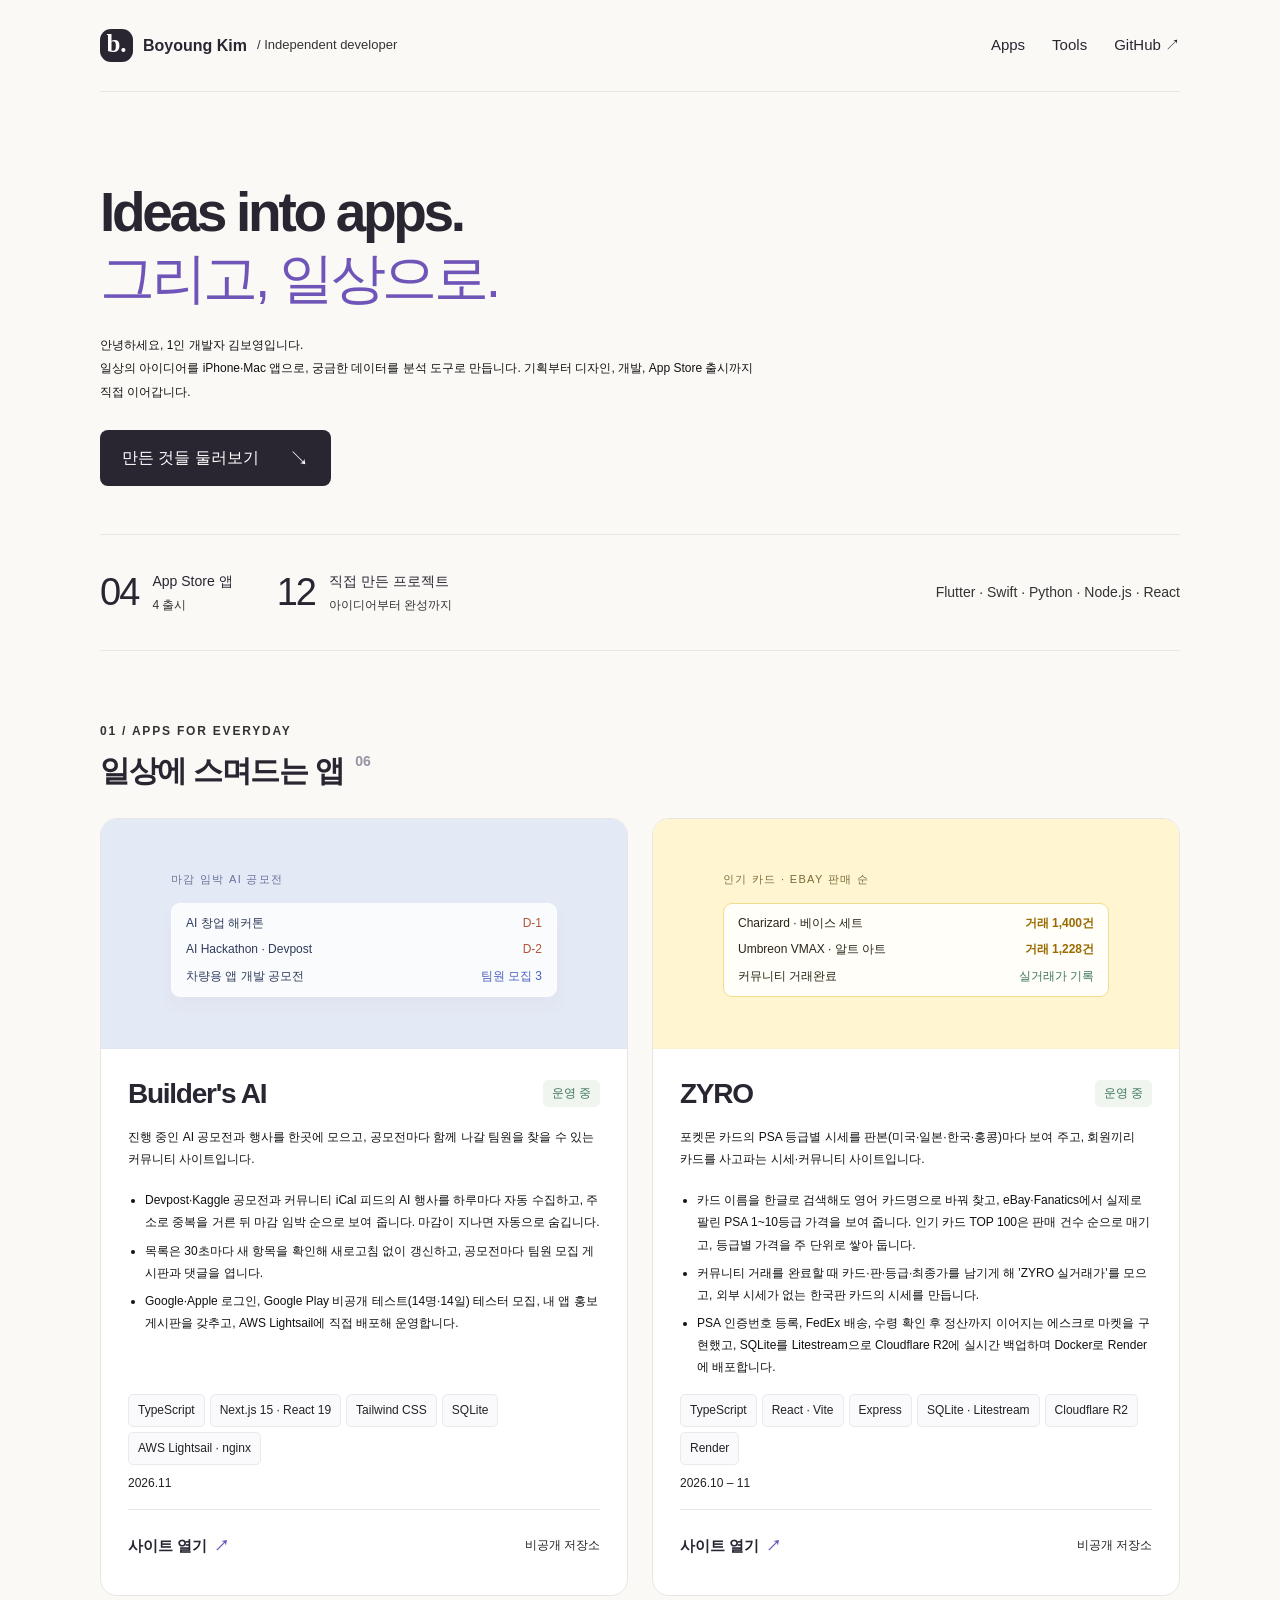
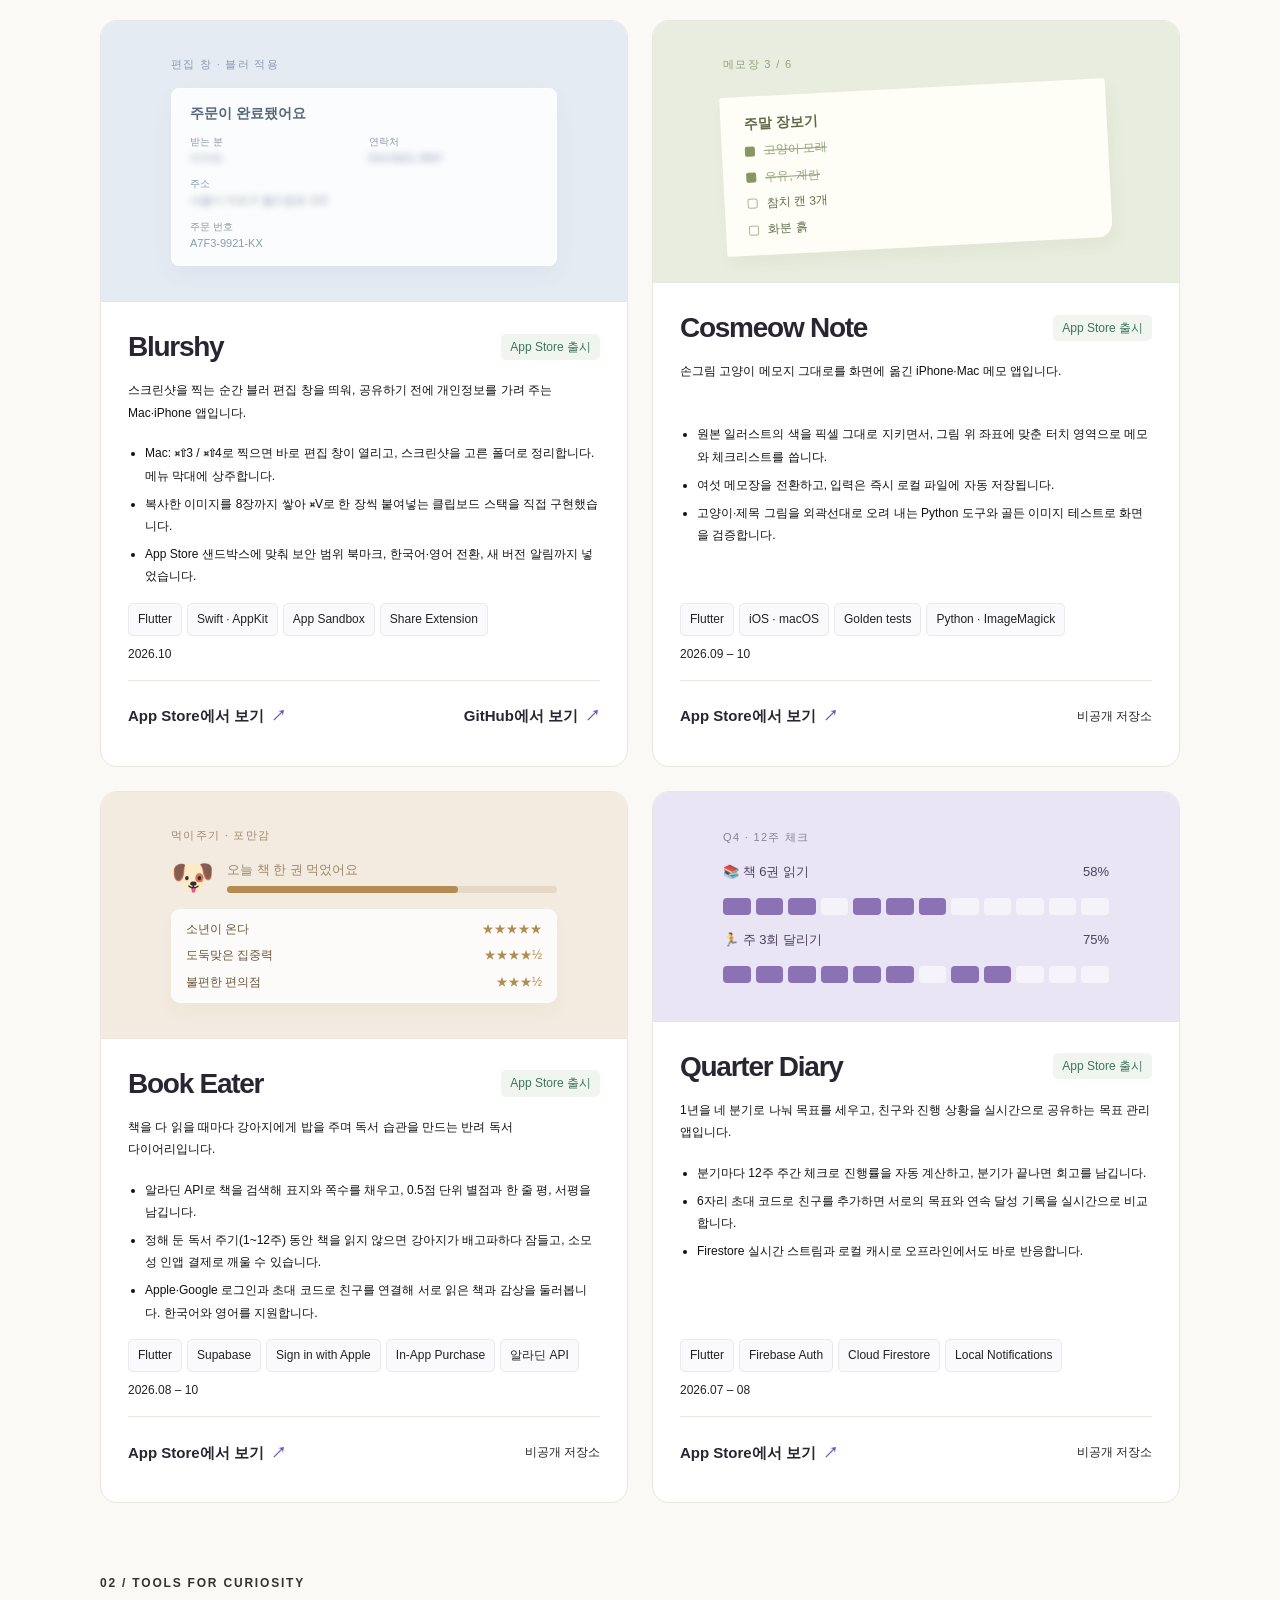
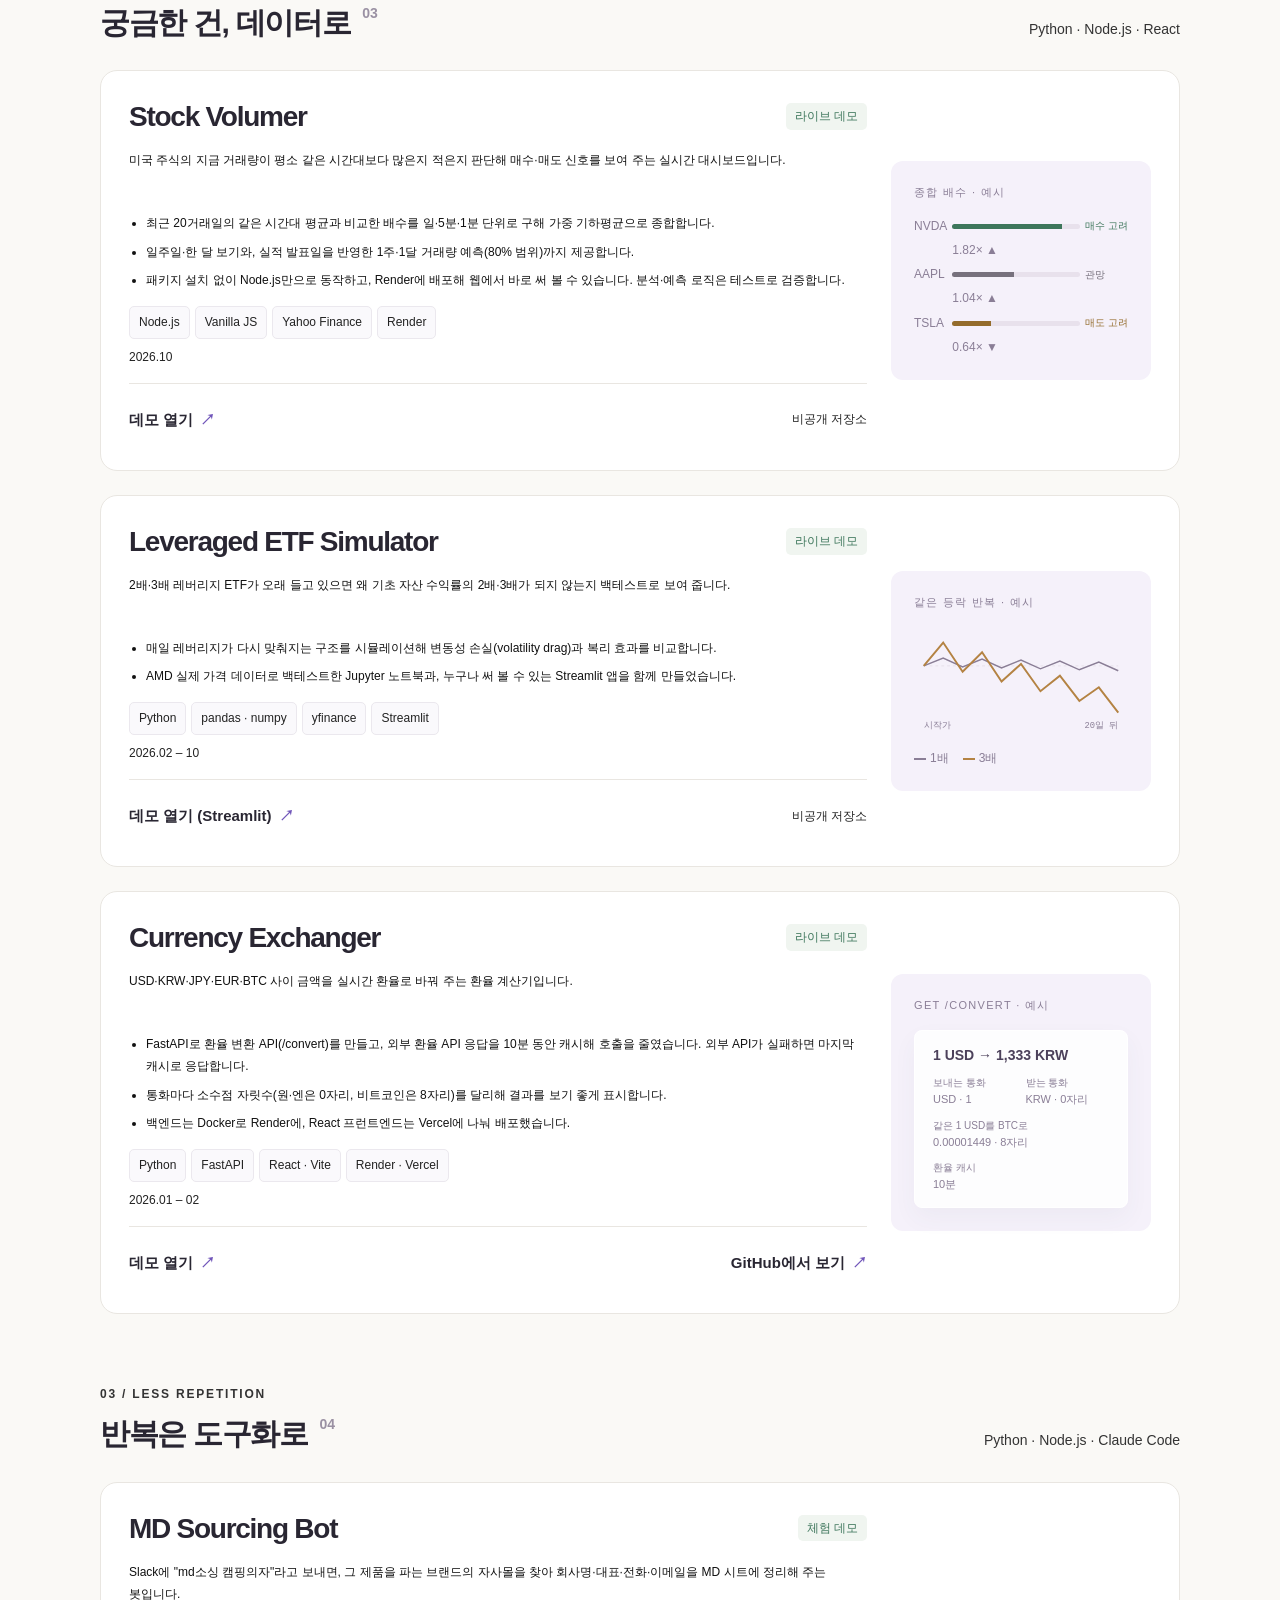
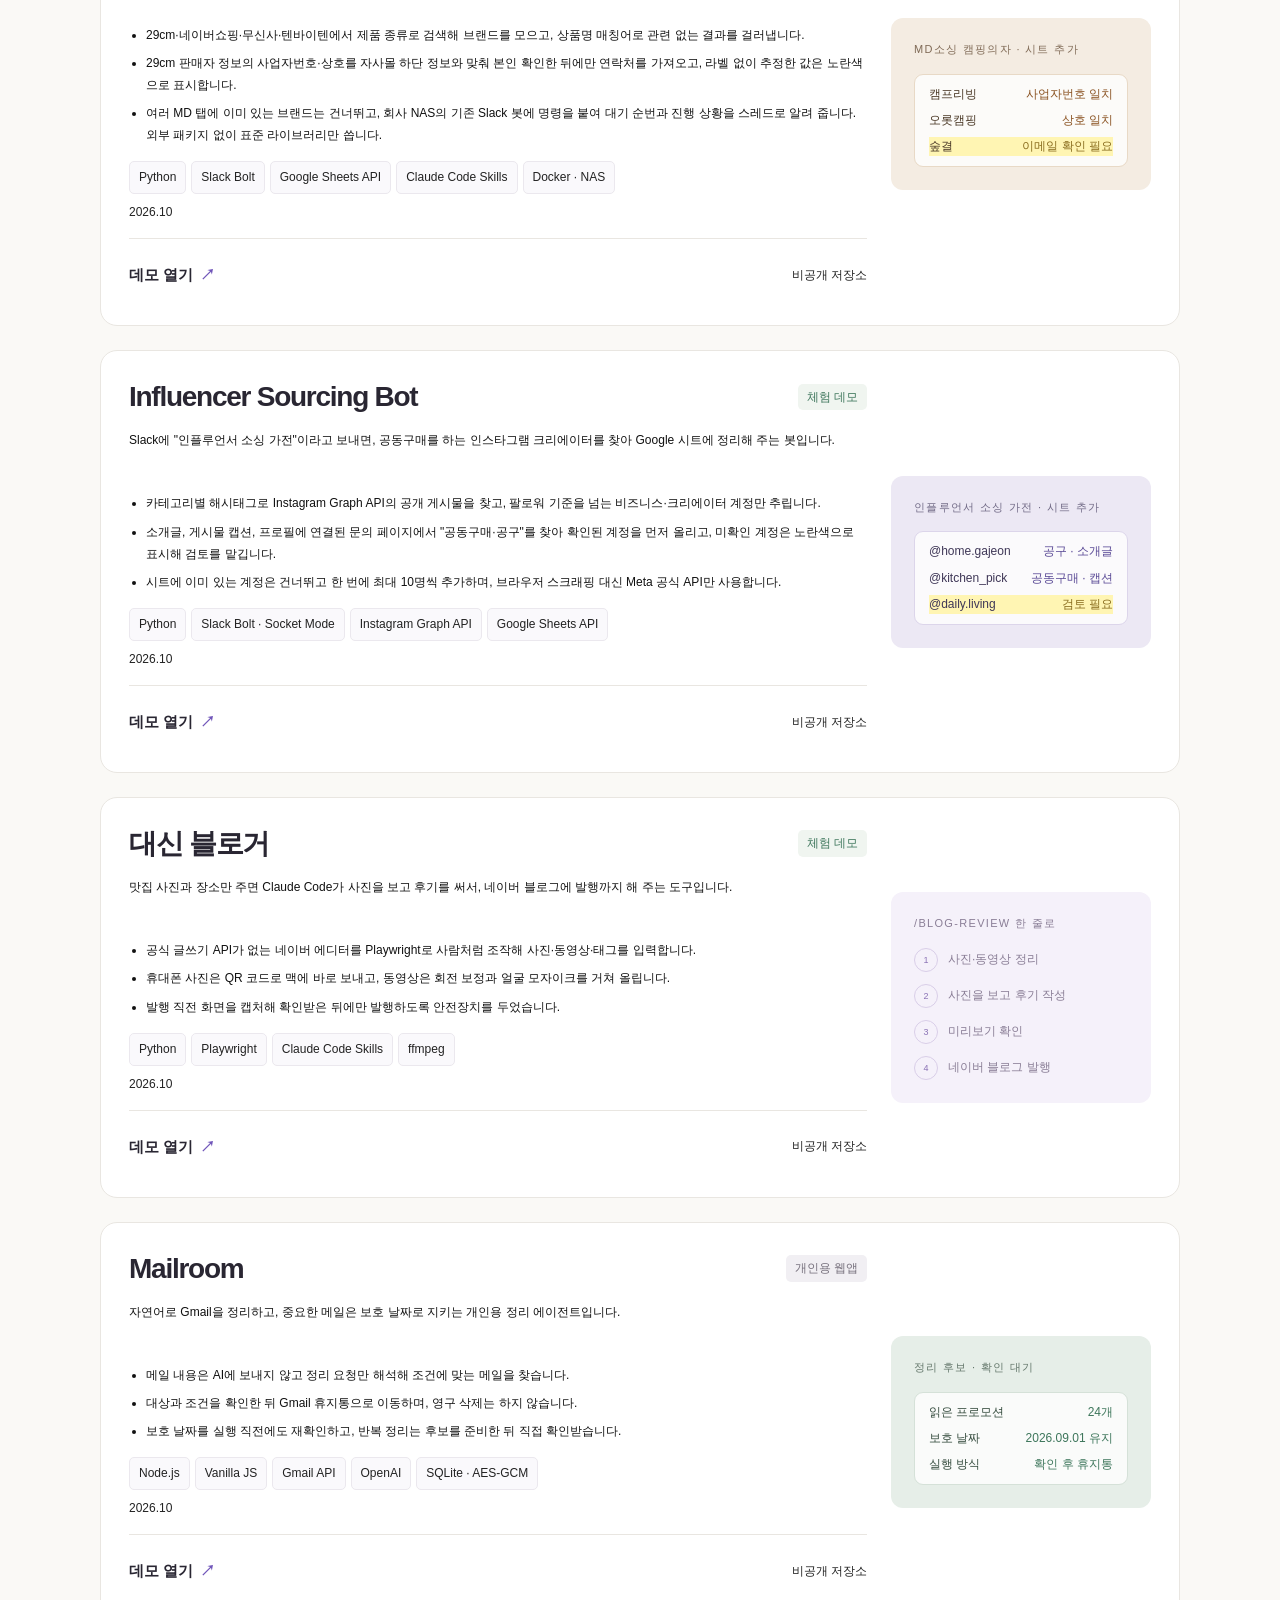
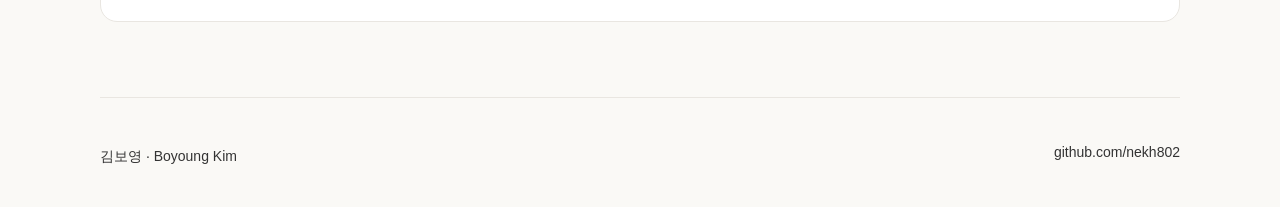
<file: portfolio/index.html>
<!doctype html>
<html lang="ko">
<head>
<meta charset="utf-8">
<meta name="viewport" content="width=device-width, initial-scale=1, viewport-fit=cover">
<title>Boyoung Kim Portfolio</title>
<meta name="description" content="App Store 앱 4개와 Gmail 정리 웹앱, 포켓몬 카드 시세 사이트, AI 공모전 커뮤니티, 투자 데이터 도구, 자동화 도구를 만든 1인 개발자 김보영의 포트폴리오.">
<meta property="og:type" content="website">
<meta property="og:title" content="Boyoung Kim Portfolio">
<meta property="og:description" content="App Store 앱 4개와 Gmail 정리 웹앱, 포켓몬 카드 시세 사이트, AI 공모전 커뮤니티, 투자 데이터 도구, 자동화 도구를 만든 1인 개발자 포트폴리오.">
<meta property="og:url" content="https://nekh802.github.io/portfolio/">






<link rel="stylesheet" href="./style.css">
</head>
<body>
<a class="skip" href="#apps">프로젝트로 바로가기</a>
<div class="wrap">
<nav class="nav" aria-label="주 메뉴"><a class="brand" href="#"><span class="brand-mark">b.</span> Boyoung Kim<span class="brand-caption"> / Independent developer</span></a><div><a href="#apps">Apps</a><a href="#finance">Tools</a><a href="https://github.com/nekh802" target="_blank" rel="noopener">GitHub ↗</a></div></nav>
  <header class="intro">
    <div class="hero-copy">
    <h1>Ideas into apps.<br><em>그리고, 일상으로.</em></h1>
    <p>안녕하세요, 1인 개발자 김보영입니다.<br>일상의 아이디어를 iPhone·Mac 앱으로, 궁금한 데이터를 분석 도구로 만듭니다. 기획부터 디자인, 개발, App Store 출시까지 직접 이어갑니다.</p>
    <a class="primary" href="#apps">만든 것들 둘러보기 <span>↘</span></a></div>
  </header>
  <div class="facts"><span><b>04</b><span>App Store 앱<small>4 출시</small></span></span><span><b>12</b><span>직접 만든 프로젝트<small>아이디어부터 완성까지</small></span></span><span class="stack">Flutter · Swift · Python · Node.js · React</span></div>


  <main><section class="shelf apps-grid" aria-labelledby="apps">
    <div class="shelf-head"><div><div class="eyebrow">01 / APPS FOR EVERYDAY</div><h2 id="apps">일상에 스며드는 앱<span class="count">06</span></h2></div></div>

    <article class="project builders">
      <div class="p-main">
        <div class="p-top"><h3>Builder's AI</h3><span class="status live">운영 중</span><span class="repo">aiLINK</span></div>
        <p class="lede">진행 중인 AI 공모전과 행사를 한곳에 모으고, 공모전마다 함께 나갈 팀원을 찾을 수 있는 커뮤니티 사이트입니다.</p>
        <div class="project-description"><ul>
          <li>Devpost·Kaggle 공모전과 커뮤니티 iCal 피드의 AI 행사를 하루마다 자동 수집하고, 주소로 중복을 거른 뒤 마감 임박 순으로 보여 줍니다. 마감이 지나면 자동으로 숨깁니다.</li>
          <li>목록은 30초마다 새 항목을 확인해 새로고침 없이 갱신하고, 공모전마다 팀원 모집 게시판과 댓글을 엽니다.</li>
          <li>Google·Apple 로그인, Google Play 비공개 테스트(14명·14일) 테스터 모집, 내 앱 홍보 게시판을 갖추고, AWS Lightsail에 직접 배포해 운영합니다.</li>
        </ul></div>
        <div class="meta">
          <span class="chip">TypeScript</span><span class="chip">Next.js 15 · React 19</span><span class="chip">Tailwind CSS</span><span class="chip">SQLite</span><span class="chip">AWS Lightsail · nginx</span>
          <span class="period">2026.11</span>
        </div>
        <div class="links"><a href="https://buildersai.co.kr/" target="_blank" rel="noopener">사이트 열기</a><span class="private" data-repo="aiLINK">비공개 저장소</span></div>
      </div>
      <div class="specimen builders-specimen" aria-hidden="true">
        <div class="cap">마감 임박 AI 공모전</div>
        <div class="shelf-list">
          <div><span>AI 창업 해커톤</span><span class="ba-due">D-1</span></div>
          <div><span>AI Hackathon · Devpost</span><span class="ba-due">D-2</span></div>
          <div><span>차량용 앱 개발 공모전</span><span class="ba-team">팀원 모집 3</span></div>
        </div>
      </div>
    </article>

    <article class="project pokecard">
      <div class="p-main">
        <div class="p-top"><h3>ZYRO</h3><span class="status live">운영 중</span><span class="repo">pokecard-exchange</span></div>
        <p class="lede">포켓몬 카드의 PSA 등급별 시세를 판본(미국·일본·한국·홍콩)마다 보여 주고, 회원끼리 카드를 사고파는 시세·커뮤니티 사이트입니다.</p>
        <div class="project-description"><ul>
          <li>카드 이름을 한글로 검색해도 영어 카드명으로 바꿔 찾고, eBay·Fanatics에서 실제로 팔린 PSA 1~10등급 가격을 보여 줍니다. 인기 카드 TOP 100은 판매 건수 순으로 매기고, 등급별 가격을 주 단위로 쌓아 둡니다.</li>
          <li>커뮤니티 거래를 완료할 때 카드·판·등급·최종가를 남기게 해 'ZYRO 실거래가'를 모으고, 외부 시세가 없는 한국판 카드의 시세를 만듭니다.</li>
          <li>PSA 인증번호 등록, FedEx 배송, 수령 확인 후 정산까지 이어지는 에스크로 마켓을 구현했고, SQLite를 Litestream으로 Cloudflare R2에 실시간 백업하며 Docker로 Render에 배포합니다.</li>
        </ul></div>
        <div class="meta">
          <span class="chip">TypeScript</span><span class="chip">React · Vite</span><span class="chip">Express</span><span class="chip">SQLite · Litestream</span><span class="chip">Cloudflare R2</span><span class="chip">Render</span>
          <span class="period">2026.10 – 11</span>
        </div>
        <div class="links"><a href="https://zyro.co.kr/" target="_blank" rel="noopener">사이트 열기</a><span class="private" data-repo="pokecard-exchange">비공개 저장소</span></div>
      </div>
      <div class="specimen pokecard-specimen" aria-hidden="true">
        <div class="cap">인기 카드 · eBay 판매 순</div>
        <div class="shelf-list">
          <div><span>Charizard · 베이스 세트</span><span class="card-grade">거래 1,400건</span></div>
          <div><span>Umbreon VMAX · 알트 아트</span><span class="card-grade">거래 1,228건</span></div>
          <div><span>커뮤니티 거래완료</span><span class="card-step">실거래가 기록</span></div>
        </div>
      </div>
    </article>

    <article class="project blur">
      <div class="p-main">
        <div class="p-top"><h3>Blurshy</h3><span class="status live">App Store 출시</span><span class="repo">blurshy</span></div>
        <p class="lede">스크린샷을 찍는 순간 블러 편집 창을 띄워, 공유하기 전에 개인정보를 가려 주는 Mac·iPhone 앱입니다.</p>
<div class="project-description">        <ul>
          <li>Mac: ⌘⇧3 / ⌘⇧4로 찍으면 바로 편집 창이 열리고, 스크린샷을 고른 폴더로 정리합니다. 메뉴 막대에 상주합니다.</li>
          <li>복사한 이미지를 8장까지 쌓아 ⌘V로 한 장씩 붙여넣는 클립보드 스택을 직접 구현했습니다.</li>
          <li>App Store 샌드박스에 맞춰 보안 범위 북마크, 한국어·영어 전환, 새 버전 알림까지 넣었습니다.</li>
        </ul></div>
        <div class="meta">
          <span class="chip">Flutter</span><span class="chip">Swift · AppKit</span><span class="chip">App Sandbox</span><span class="chip">Share Extension</span>
          <span class="period">2026.10</span>
        </div>
        <div class="links"><a href="https://apps.apple.com/kr/app/blurshy/id6824978896" target="_blank" rel="noopener">App Store에서 보기</a><a href="https://github.com/nekh802/blurshy" target="_blank" rel="noopener" data-repo="blurshy">GitHub에서 보기</a></div>
      </div>
      <div class="specimen" aria-hidden="true">
        <div class="cap">편집 창 · 블러 적용</div>
        <div class="receipt">
          <strong>주문이 완료됐어요</strong>
          <div><div class="k">받는 분</div><div class="blurred">이지민</div></div>
          <div><div class="k">연락처</div><div class="blurred">010-5821-3907</div></div>
          <div><div class="k">주소</div><div class="blurred">서울시 마포구 월드컵로 123</div></div>
          <div><div class="k">주문 번호</div><div>A7F3-9921-KX</div></div>
        </div>
      </div>
    </article>

    <article class="project cat">
      <div class="p-main">
        <div class="p-top"><h3>Cosmeow Note</h3><span class="status live">App Store 출시</span><span class="repo">MeowNote</span></div>
        <p class="lede">손그림 고양이 메모지 그대로를 화면에 옮긴 iPhone·Mac 메모 앱입니다.</p>
<div class="project-description">        <ul>
          <li>원본 일러스트의 색을 픽셀 그대로 지키면서, 그림 위 좌표에 맞춘 터치 영역으로 메모와 체크리스트를 씁니다.</li>
          <li>여섯 메모장을 전환하고, 입력은 즉시 로컬 파일에 자동 저장됩니다.</li>
          <li>고양이·제목 그림을 외곽선대로 오려 내는 Python 도구와 골든 이미지 테스트로 화면을 검증합니다.</li>
        </ul></div>
        <div class="meta">
          <span class="chip">Flutter</span><span class="chip">iOS · macOS</span><span class="chip">Golden tests</span><span class="chip">Python · ImageMagick</span>
          <span class="period">2026.09 – 10</span>
        </div>
        <div class="links"><a href="https://apps.apple.com/kr/app/cosmeow-note/id6814067820" target="_blank" rel="noopener">App Store에서 보기</a><span class="private" data-repo="MeowNote">비공개 저장소</span></div>
      </div>
      <div class="specimen" aria-hidden="true">
        <div class="cap">메모장 3 / 6</div>
        <div class="note">
          <strong>주말 장보기</strong>
          <span class="ck"><span class="box done"></span><s>고양이 모래</s></span>
          <span class="ck"><span class="box done"></span><s>우유, 계란</s></span>
          <span class="ck"><span class="box"></span>참치 캔 3개</span>
          <span class="ck"><span class="box"></span>화분 흙</span>
        </div>
      </div>
    </article>

    <article class="project book">
      <div class="p-main">
        <div class="p-top"><h3>Book Eater</h3><span class="status live">App Store 출시</span><span class="repo">book-eater</span></div>
        <p class="lede">책을 다 읽을 때마다 강아지에게 밥을 주며 독서 습관을 만드는 반려 독서 다이어리입니다.</p>
<div class="project-description">        <ul>
          <li>알라딘 API로 책을 검색해 표지와 쪽수를 채우고, 0.5점 단위 별점과 한 줄 평, 서평을 남깁니다.</li>
          <li>정해 둔 독서 주기(1~12주) 동안 책을 읽지 않으면 강아지가 배고파하다 잠들고, 소모성 인앱 결제로 깨울 수 있습니다.</li>
          <li>Apple·Google 로그인과 초대 코드로 친구를 연결해 서로 읽은 책과 감상을 둘러봅니다. 한국어와 영어를 지원합니다.</li>
        </ul></div>
        <div class="meta">
          <span class="chip">Flutter</span><span class="chip">Supabase</span><span class="chip">Sign in with Apple</span><span class="chip">In-App Purchase</span><span class="chip">알라딘 API</span>
          <span class="period">2026.08 – 10</span>
        </div>
        <div class="links"><a href="https://apps.apple.com/kr/app/book-eater-reading-tracker/id6807840738" target="_blank" rel="noopener">App Store에서 보기</a><span class="private" data-repo="book-eater">비공개 저장소</span></div>
      </div>
      <div class="specimen" aria-hidden="true">
        <div class="cap">먹이주기 · 포만감</div>
        <div class="dog"><span class="dog-face">🐶</span><div style="flex:1; display:grid; gap:0.3rem"><span>오늘 책 한 권 먹었어요</span><div class="gauge"><b></b></div></div></div>
        <div class="shelf-list">
          <div><span>소년이 온다</span><span class="stars">★★★★★</span></div>
          <div><span>도둑맞은 집중력</span><span class="stars">★★★★½</span></div>
          <div><span>불편한 편의점</span><span class="stars">★★★½</span></div>
        </div>
      </div>
    </article>

    <article class="project diary">
      <div class="p-main">
        <div class="p-top"><h3>Quarter Diary</h3><span class="status live">App Store 출시</span><span class="repo">quarter-diary</span></div>
        <p class="lede">1년을 네 분기로 나눠 목표를 세우고, 친구와 진행 상황을 실시간으로 공유하는 목표 관리 앱입니다.</p>
<div class="project-description">        <ul>
          <li>분기마다 12주 주간 체크로 진행률을 자동 계산하고, 분기가 끝나면 회고를 남깁니다.</li>
          <li>6자리 초대 코드로 친구를 추가하면 서로의 목표와 연속 달성 기록을 실시간으로 비교합니다.</li>
          <li>Firestore 실시간 스트림과 로컬 캐시로 오프라인에서도 바로 반응합니다.</li>
        </ul></div>
        <div class="meta">
          <span class="chip">Flutter</span><span class="chip">Firebase Auth</span><span class="chip">Cloud Firestore</span><span class="chip">Local Notifications</span>
          <span class="period">2026.07 – 08</span>
        </div>
        <div class="links"><a href="https://apps.apple.com/kr/app/quarter-diary/id6790764953" target="_blank" rel="noopener">App Store에서 보기</a><span class="private" data-repo="quarter-diary">비공개 저장소</span></div>
      </div>
      <div class="specimen" aria-hidden="true">
        <div class="cap">Q4 · 12주 체크</div>
        <div class="goal"><span>📚 책 6권 읽기</span><span>58%</span></div>
        <div class="weeks"><i class="on"></i><i class="on"></i><i class="on"></i><i></i><i class="on"></i><i class="on"></i><i class="on"></i><i></i><i></i><i></i><i></i><i></i></div>
        <div class="goal"><span>🏃 주 3회 달리기</span><span>75%</span></div>
        <div class="weeks"><i class="on"></i><i class="on"></i><i class="on"></i><i class="on"></i><i class="on"></i><i class="on"></i><i></i><i class="on"></i><i class="on"></i><i></i><i></i><i></i></div>
      </div>
    </article>
  </section>

  <section class="shelf" aria-labelledby="finance">
    <div class="shelf-head"><div><div class="eyebrow">02 / TOOLS FOR CURIOSITY</div><h2 id="finance">궁금한 건, 데이터로<span class="count">03</span></h2></div><span>Python · Node.js · React</span></div>

    <article class="project stock">
      <div class="p-main">
        <div class="p-top"><h3>Stock Volumer</h3><span class="status live">라이브 데모</span><span class="repo">StockVolumer</span></div>
        <p class="lede">미국 주식의 지금 거래량이 평소 같은 시간대보다 많은지 적은지 판단해 매수·매도 신호를 보여 주는 실시간 대시보드입니다.</p>
<div class="project-description">        <ul>
          <li>최근 20거래일의 같은 시간대 평균과 비교한 배수를 일·5분·1분 단위로 구해 가중 기하평균으로 종합합니다.</li>
          <li>일주일·한 달 보기와, 실적 발표일을 반영한 1주·1달 거래량 예측(80% 범위)까지 제공합니다.</li>
          <li>패키지 설치 없이 Node.js만으로 동작하고, Render에 배포해 웹에서 바로 써 볼 수 있습니다. 분석·예측 로직은 테스트로 검증합니다.</li>
        </ul></div>
        <div class="meta">
          <span class="chip">Node.js</span><span class="chip">Vanilla JS</span><span class="chip">Yahoo Finance</span><span class="chip">Render</span>
          <span class="period">2026.10</span>
        </div>
        <div class="links"><a href="https://stockvolumer.onrender.com/" target="_blank" rel="noopener">데모 열기</a><span class="private" data-repo="StockVolumer">비공개 저장소</span></div>
      </div>
      <div class="specimen" aria-hidden="true">
        <div class="cap">종합 배수 · 예시</div>
        <div class="sig">
          <span>NVDA</span><span class="bar" style="--c: var(--live)"><b style="width: 86%"></b></span><span class="pill" style="--c: var(--live)">매수 고려</span>
          <span></span><span>1.82× ▲</span><span></span>
          <span>AAPL</span><span class="bar" style="--c: var(--local)"><b style="width: 48%"></b></span><span class="pill" style="--c: var(--local)">관망</span>
          <span></span><span>1.04× ▲</span><span></span>
          <span>TSLA</span><span class="bar" style="--c: var(--review)"><b style="width: 30%"></b></span><span class="pill" style="--c: var(--review)">매도 고려</span>
          <span></span><span>0.64× ▼</span><span></span>
        </div>
      </div>
    </article>

    <article class="project etf">
      <div class="p-main">
        <div class="p-top"><h3>Leveraged ETF Simulator</h3><span class="status live">라이브 데모</span><span class="repo">leveraged-etf-simulator</span></div>
        <p class="lede">2배·3배 레버리지 ETF가 오래 들고 있으면 왜 기초 자산 수익률의 2배·3배가 되지 않는지 백테스트로 보여 줍니다.</p>
<div class="project-description">        <ul>
          <li>매일 레버리지가 다시 맞춰지는 구조를 시뮬레이션해 변동성 손실(volatility drag)과 복리 효과를 비교합니다.</li>
          <li>AMD 실제 가격 데이터로 백테스트한 Jupyter 노트북과, 누구나 써 볼 수 있는 Streamlit 앱을 함께 만들었습니다.</li>
        </ul></div>
        <div class="meta">
          <span class="chip">Python</span><span class="chip">pandas · numpy</span><span class="chip">yfinance</span><span class="chip">Streamlit</span>
          <span class="period">2026.02 – 10</span>
        </div>
        <div class="links"><a href="https://leveraged-etf-simulator.streamlit.app/" target="_blank" rel="noopener">데모 열기 (Streamlit)</a><span class="private" data-repo="leveraged-etf-simulator">비공개 저장소</span></div>
      </div>
      <div class="specimen" aria-hidden="true">
        <div class="cap">같은 등락 반복 · 예시</div>
        <svg viewBox="0 0 220 110" role="presentation">
          <line x1="10" y1="40" x2="210" y2="40" stroke="var(--line)" stroke-width="1" stroke-dasharray="3 3" fill="none"/>
          <polyline fill="none" stroke="var(--muted)" stroke-width="1.5" points="10,40 30,32 50,41 70,33 90,42 110,34 130,43 150,35 170,44 190,36 210,45"/>
          <polyline fill="none" stroke="var(--mark)" stroke-width="2" points="10,40 30,16 50,46 70,26 90,56 110,38 130,66 150,50 170,76 190,62 210,88"/>
          <text x="10" y="104" fill="var(--muted)" font-size="9" font-family="IBM Plex Mono, monospace">시작가</text>
          <text x="210" y="104" text-anchor="end" fill="var(--muted)" font-size="9" font-family="IBM Plex Mono, monospace">20일 뒤</text>
        </svg>
        <div class="legend"><span style="--c: var(--muted)">1배</span><span style="--c: var(--mark)">3배</span></div>
      </div>
    </article>

    <article class="project currency">
      <div class="p-main">
        <div class="p-top"><h3>Currency Exchanger</h3><span class="status live">라이브 데모</span><span class="repo">CurrencyExchanger-backend</span></div>
        <p class="lede">USD·KRW·JPY·EUR·BTC 사이 금액을 실시간 환율로 바꿔 주는 환율 계산기입니다.</p>
<div class="project-description">        <ul>
          <li>FastAPI로 환율 변환 API(/convert)를 만들고, 외부 환율 API 응답을 10분 동안 캐시해 호출을 줄였습니다. 외부 API가 실패하면 마지막 캐시로 응답합니다.</li>
          <li>통화마다 소수점 자릿수(원·엔은 0자리, 비트코인은 8자리)를 달리해 결과를 보기 좋게 표시합니다.</li>
          <li>백엔드는 Docker로 Render에, React 프런트엔드는 Vercel에 나눠 배포했습니다.</li>
        </ul></div>
        <div class="meta">
          <span class="chip">Python</span><span class="chip">FastAPI</span><span class="chip">React · Vite</span><span class="chip">Render · Vercel</span>
          <span class="period">2026.01 – 02</span>
        </div>
        <div class="links"><a href="https://currencyexchanger-frontend3.vercel.app/" target="_blank" rel="noopener">데모 열기</a><a href="https://github.com/nekh802/CurrencyExchanger-backend" target="_blank" rel="noopener" data-repo="CurrencyExchanger-backend">GitHub에서 보기</a></div>
      </div>
      <div class="specimen" aria-hidden="true">
        <div class="cap">GET /convert · 예시</div>
        <div class="receipt">
          <strong>1 USD → 1,333 KRW</strong>
          <div><div class="k">보내는 통화</div><div>USD · 1</div></div>
          <div><div class="k">받는 통화</div><div>KRW · 0자리</div></div>
          <div><div class="k">같은 1 USD를 BTC로</div><div>0.00001449 · 8자리</div></div>
          <div><div class="k">환율 캐시</div><div>10분</div></div>
        </div>
      </div>
    </article>
  </section>

  <section class="shelf" aria-labelledby="automation">
    <div class="shelf-head"><div><div class="eyebrow">03 / LESS REPETITION</div><h2 id="automation">반복은 도구화로<span class="count">04</span></h2></div><span>Python · Node.js · Claude Code</span></div>

    <article class="project md-sourcing">
      <div class="p-main">
        <div class="p-top"><h3>MD Sourcing Bot</h3><span class="status live">체험 데모</span><span class="repo">md-sourcing-bot</span></div>
        <p class="lede">Slack에 "md소싱 캠핑의자"라고 보내면, 그 제품을 파는 브랜드의 자사몰을 찾아 회사명·대표·전화·이메일을 MD 시트에 정리해 주는 봇입니다.</p>
        <div class="project-description"><ul>
          <li>29cm·네이버쇼핑·무신사·텐바이텐에서 제품 종류로 검색해 브랜드를 모으고, 상품명 매칭어로 관련 없는 결과를 걸러냅니다.</li>
          <li>29cm 판매자 정보의 사업자번호·상호를 자사몰 하단 정보와 맞춰 본인 확인한 뒤에만 연락처를 가져오고, 라벨 없이 추정한 값은 노란색으로 표시합니다.</li>
          <li>여러 MD 탭에 이미 있는 브랜드는 건너뛰고, 회사 NAS의 기존 Slack 봇에 명령을 붙여 대기 순번과 진행 상황을 스레드로 알려 줍니다. 외부 패키지 없이 표준 라이브러리만 씁니다.</li>
        </ul></div>
        <div class="meta">
          <span class="chip">Python</span><span class="chip">Slack Bolt</span><span class="chip">Google Sheets API</span><span class="chip">Claude Code Skills</span><span class="chip">Docker · NAS</span>
          <span class="period">2026.10</span>
        </div>
        <div class="links"><a href="./md-sourcing-demo/">데모 열기</a><span class="private" data-repo="md-sourcing-bot">비공개 저장소</span></div>
      </div>
      <div class="specimen md-specimen" aria-hidden="true">
        <div class="cap">md소싱 캠핑의자 · 시트 추가</div>
        <div class="shelf-list">
          <div><span>캠프리빙</span><span class="md-hit">사업자번호 일치</span></div>
          <div><span>오롯캠핑</span><span class="md-hit">상호 일치</span></div>
          <div class="review"><span>숲결</span><span class="md-review">이메일 확인 필요</span></div>
        </div>
      </div>
    </article>

    <article class="project sourcing">
      <div class="p-main">
        <div class="p-top"><h3>Influencer Sourcing Bot</h3><span class="status live">체험 데모</span><span class="repo">influencer-sourcing-bot</span></div>
        <p class="lede">Slack에 "인플루언서 소싱 가전"이라고 보내면, 공동구매를 하는 인스타그램 크리에이터를 찾아 Google 시트에 정리해 주는 봇입니다.</p>
        <div class="project-description"><ul>
          <li>카테고리별 해시태그로 Instagram Graph API의 공개 게시물을 찾고, 팔로워 기준을 넘는 비즈니스·크리에이터 계정만 추립니다.</li>
          <li>소개글, 게시물 캡션, 프로필에 연결된 문의 페이지에서 "공동구매·공구"를 찾아 확인된 계정을 먼저 올리고, 미확인 계정은 노란색으로 표시해 검토를 맡깁니다.</li>
          <li>시트에 이미 있는 계정은 건너뛰고 한 번에 최대 10명씩 추가하며, 브라우저 스크래핑 대신 Meta 공식 API만 사용합니다.</li>
        </ul></div>
        <div class="meta">
          <span class="chip">Python</span><span class="chip">Slack Bolt · Socket Mode</span><span class="chip">Instagram Graph API</span><span class="chip">Google Sheets API</span>
          <span class="period">2026.10</span>
        </div>
        <div class="links"><a href="./sourcing-demo/">데모 열기</a><span class="private" data-repo="influencer-sourcing-bot">비공개 저장소</span></div>
      </div>
      <div class="specimen sourcing-specimen" aria-hidden="true">
        <div class="cap">인플루언서 소싱 가전 · 시트 추가</div>
        <div class="shelf-list">
          <div><span>@home.gajeon</span><span class="src-hit">공구 · 소개글</span></div>
          <div><span>@kitchen_pick</span><span class="src-hit">공동구매 · 캡션</span></div>
          <div class="review"><span>@daily.living</span><span class="src-review">검토 필요</span></div>
        </div>
      </div>
    </article>

    <article class="project blog">
      <div class="p-main">
        <div class="p-top"><h3>대신 블로거</h3><span class="status live">체험 데모</span><span class="repo">agentic-blogger</span></div>
        <p class="lede">맛집 사진과 장소만 주면 Claude Code가 사진을 보고 후기를 써서, 네이버 블로그에 발행까지 해 주는 도구입니다.</p>
<div class="project-description">        <ul>
          <li>공식 글쓰기 API가 없는 네이버 에디터를 Playwright로 사람처럼 조작해 사진·동영상·태그를 입력합니다.</li>
          <li>휴대폰 사진은 QR 코드로 맥에 바로 보내고, 동영상은 회전 보정과 얼굴 모자이크를 거쳐 올립니다.</li>
          <li>발행 직전 화면을 캡처해 확인받은 뒤에만 발행하도록 안전장치를 두었습니다.</li>
        </ul></div>
        <div class="meta">
          <span class="chip">Python</span><span class="chip">Playwright</span><span class="chip">Claude Code Skills</span><span class="chip">ffmpeg</span>
          <span class="period">2026.10</span>
        </div>
        <div class="links"><a href="./blogger-demo/">데모 열기</a><span class="private" data-repo="agentic-blogger">비공개 저장소</span></div>
      </div>
      <div class="specimen" aria-hidden="true">
        <div class="cap">/blog-review 한 줄로</div>
        <ol class="steps">
          <li>사진·동영상 정리</li>
          <li>사진을 보고 후기 작성</li>
          <li>미리보기 확인</li>
          <li>네이버 블로그 발행</li>
        </ol>
      </div>
    </article>

    <article class="project mailroom">
      <div class="p-main">
        <div class="p-top"><h3>Mailroom</h3><span class="status local">개인용 웹앱</span><span class="repo">mailroom</span></div>
        <p class="lede">자연어로 Gmail을 정리하고, 중요한 메일은 보호 날짜로 지키는 개인용 정리 에이전트입니다.</p>
        <div class="project-description"><ul>
          <li>메일 내용은 AI에 보내지 않고 정리 요청만 해석해 조건에 맞는 메일을 찾습니다.</li>
          <li>대상과 조건을 확인한 뒤 Gmail 휴지통으로 이동하며, 영구 삭제는 하지 않습니다.</li>
          <li>보호 날짜를 실행 직전에도 재확인하고, 반복 정리는 후보를 준비한 뒤 직접 확인받습니다.</li>
        </ul></div>
        <div class="meta">
          <span class="chip">Node.js</span><span class="chip">Vanilla JS</span><span class="chip">Gmail API</span><span class="chip">OpenAI</span><span class="chip">SQLite · AES-GCM</span>
          <span class="period">2026.10</span>
        </div>
        <div class="links"><a href="https://mailroom-nekh802-demo-20261022.web.app/?demo=1" target="_blank" rel="noopener">데모 열기</a><span class="private" data-repo="mailroom">비공개 저장소</span></div>
      </div>
      <div class="specimen mailroom-specimen" aria-hidden="true">
        <div class="cap">정리 후보 · 확인 대기</div>
        <div class="shelf-list">
          <div><span>읽은 프로모션</span><span class="mail-count">24개</span></div>
          <div><span>보호 날짜</span><span class="mail-safe">2026.09.01 유지</span></div>
          <div><span>실행 방식</span><span class="mail-safe">확인 후 휴지통</span></div>
        </div>
      </div>
    </article>
  </section>


  </main><footer>
    <div class="footer-name"><small>김보영 · Boyoung Kim</small></div>
    <a href="https://github.com/nekh802" target="_blank" rel="noopener">github.com/nekh802</a>
  </footer>
</div>

<script>
// 카드마다 GitHub 저장소 공개 여부를 확인해 "GitHub에서 보기" / "비공개 저장소"를 바꿔 보여 준다.
// 로그인 없이 저장소 목록을 부르면 공개 저장소만 오므로, 한 번의 요청으로 모든 카드를 판단한다
// (비로그인 API 한도는 IP당 시간당 60회). 확인에 실패하면(요청 한도 등) HTML 기본값을 그대로 둔다.
(() => {
  const OWNER = 'nekh802';
  const CACHE_KEY = 'public-repos-v2';
  const CACHE_TTL = 10 * 60 * 1000;

  async function publicRepos() {
    try {
      const hit = JSON.parse(localStorage.getItem(CACHE_KEY));
      if (hit && Date.now() - hit.at < CACHE_TTL) return new Set(hit.names);
    } catch {}
    const res = await fetch(`https://api.github.com/users/${OWNER}/repos?type=owner&per_page=100`);
    if (res.status !== 200) return null;
    const names = (await res.json()).map((r) => r.name.toLowerCase());
    try { localStorage.setItem(CACHE_KEY, JSON.stringify({ names, at: Date.now() })); } catch {}
    return new Set(names);
  }

  function render(slot, repo, pub) {
    let el;
    if (pub) {
      el = document.createElement('a');
      el.href = `https://github.com/${OWNER}/${repo}`;
      el.target = '_blank';
      el.rel = 'noopener';
      el.textContent = 'GitHub에서 보기';
    } else {
      el = document.createElement('span');
      el.className = 'private';
      el.textContent = '비공개 저장소';
    }
    el.dataset.repo = repo;
    slot.replaceWith(el);
  }

  publicRepos().then((repos) => {
    if (!repos) return;
    document.querySelectorAll('.links [data-repo]').forEach((slot) => {
      const repo = slot.dataset.repo;
      render(slot, repo, repos.has(repo.toLowerCase()));
    });
  }).catch(() => {});
})();
</script>
</body>
</html>
</file>
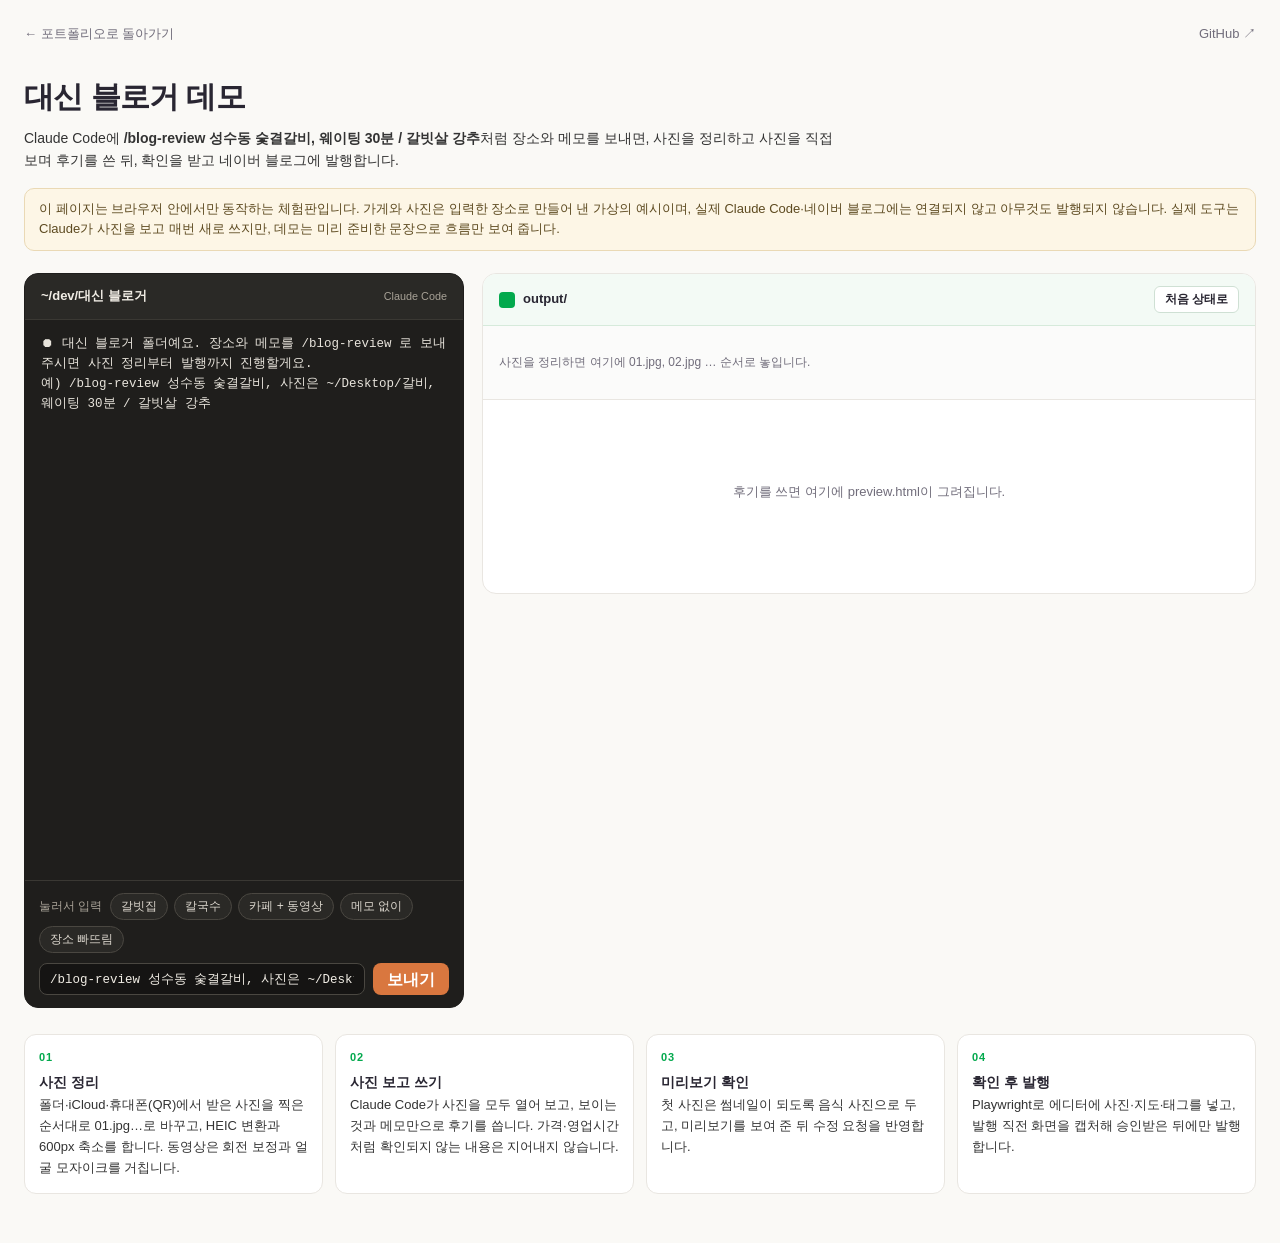
<file: portfolio/blogger-demo/index.html>
<!doctype html>
<html lang="ko">
<head>
<meta charset="utf-8">
<meta name="viewport" content="width=device-width, initial-scale=1, viewport-fit=cover">
<title>대신 블로거 데모 · Boyoung Kim</title>
<meta name="description" content="맛집 사진과 장소를 주면 Claude Code가 사진을 보고 후기를 써서 블로그 발행까지 하는 도구를 예시 데이터로 체험해 보는 데모.">
<style>
:root{color-scheme:light;--bg:#faf9f6;--surface:#fff;--ink:#292632;--muted:#716d7b;--line:#e9e6e1;--accent:#7055b9;--green:#03a94d;font-family:-apple-system,BlinkMacSystemFont,'Apple SD Gothic Neo','Malgun Gothic',sans-serif}
*{box-sizing:border-box}
body{margin:0;background:var(--bg);color:var(--ink);line-height:1.6;-webkit-font-smoothing:antialiased}
a{color:inherit}
button,input{font:inherit;color:inherit}
:focus-visible{outline:3px solid #9271d7;outline-offset:2px;border-radius:6px}
.wrap{max-width:1280px;margin:0 auto;padding:24px 24px 48px}
.top{display:flex;justify-content:space-between;align-items:center;gap:16px;font-size:13px}
.top a{text-decoration:none;color:var(--muted)}
.top a:hover{color:var(--ink)}
h1{font-size:30px;letter-spacing:-.02em;margin:28px 0 6px}
.sub{margin:0;color:#333;font-size:14px;max-width:820px}
.notice{margin:16px 0 22px;padding:10px 14px;border:1px solid #ead9b5;background:#fdf6e6;border-radius:10px;font-size:13px;color:#5d4a20}
.grid{display:grid;grid-template-columns:minmax(320px,440px) 1fr;gap:18px;align-items:start}
.panel{background:var(--surface);border:1px solid var(--line);border-radius:14px;overflow:hidden;min-width:0}
.panel-head{display:flex;justify-content:space-between;align-items:center;gap:10px;padding:12px 16px;border-bottom:1px solid var(--line);font-size:13px;font-weight:600}
.panel-head small{font-weight:400;color:var(--muted)}
/* Claude Code terminal */
.term{background:#1f1e1c;border-color:#1f1e1c;color:#e8e4dc}
.term .panel-head{background:#2a2926;border-color:#3a3833;color:#f1ede5}
.term .panel-head small{color:#a8a297}
.lines{height:560px;overflow-y:auto;padding:14px 16px;display:flex;flex-direction:column;gap:10px;font:12.5px/1.6 ui-monospace,SFMono-Regular,Menlo,monospace}
.ln{white-space:pre-wrap;word-break:break-word}
.ln.user{color:#fff;background:#34322e;border-radius:6px;padding:6px 10px}
.ln.user::before{content:"> ";color:#a8a297}
.ln.say::before{content:"⏺ ";color:#e8e4dc}
.ln.tool::before{content:"⏺ ";color:#5fb36b}
.ln.tool b{color:#fff}
.ln.out{color:#a8a297;padding-left:18px}
.ln.out span{display:block}
.ln.out span:first-child::before{content:"⎿  ";margin-left:-18px}
.ln.warn{color:#e6b450}
.choices{display:flex;flex-wrap:wrap;gap:6px;padding-left:18px}
.choices button{border:1px solid #57534b;background:#2a2926;color:#f1ede5;border-radius:6px;padding:4px 10px;font-size:12px;cursor:pointer}
.choices button:hover{border-color:#d9a36a;color:#ffd7a8}
.choices button:disabled{opacity:.45;cursor:default}
.compose{border-top:1px solid #3a3833;padding:12px 14px;display:grid;gap:10px}
.quick{display:flex;flex-wrap:wrap;gap:6px}
.quick button{border:1px solid #4a4741;background:#2a2926;color:#ddd8cf;border-radius:999px;padding:3px 10px;font-size:12px;cursor:pointer}
.quick button:hover{border-color:#d9a36a;color:#ffd7a8}
.quick .label{font-size:12px;color:#a8a297;align-self:center;margin-right:2px}
form{display:flex;gap:8px}
form input{flex:1;min-width:0;border:1px solid #4a4741;border-radius:8px;padding:8px 10px;font:12.5px ui-monospace,SFMono-Regular,Menlo,monospace;background:#151413;color:#f1ede5}
form button{border:0;background:#d9773f;color:#fff;border-radius:8px;padding:0 14px;font-weight:600;cursor:pointer}
form button:disabled{background:#6b5546;cursor:default}
/* Blog */
.blog .panel-head{background:#f3faf5;border-color:#d6eadb}
.blog .panel-head .file{display:flex;align-items:center;gap:8px}
.blog .panel-head .file i{width:16px;height:16px;border-radius:4px;background:var(--green);display:inline-block}
.reset{border:1px solid #cfe0d4;background:#fff;border-radius:6px;padding:3px 10px;font-size:12px;cursor:pointer}
.folder{display:flex;gap:6px;padding:10px 16px;border-bottom:1px solid var(--line);overflow-x:auto;background:#fbfbfa;min-height:74px;align-items:center}
.folder .empty{font-size:12px;color:var(--muted)}
.thumb{position:relative;flex:0 0 auto;width:72px;height:54px;border-radius:6px;overflow:hidden;border:1px solid var(--line)}
.thumb svg{display:block;width:100%;height:100%}
.thumb em{position:absolute;left:3px;top:2px;font-style:normal;font-size:10px;font-weight:700;color:#fff;background:rgba(0,0,0,.55);border-radius:3px;padding:0 4px}
.thumb.seen{outline:2px solid var(--green);outline-offset:-2px}
.paper-wrap{position:relative;max-height:620px;overflow-y:auto}
.paper{max-width:640px;margin:0 auto;padding:22px 22px 30px}
.paper .ph{font-size:13px;color:var(--muted);text-align:center;padding:60px 10px}
.paper h2{font-size:22px;line-height:1.4;letter-spacing:-.01em;margin:0 0 16px;padding-bottom:14px;border-bottom:1px solid var(--line)}
.paper p{margin:0 0 14px;font-size:15px;white-space:pre-line}
.paper figure{margin:0 0 16px;text-align:center}
.paper figure .media{position:relative;border-radius:4px;overflow:hidden;max-width:440px;margin:0 auto}
.paper figure svg{display:block;width:100%;height:auto}
.paper figcaption{font-size:12.5px;color:#888;margin-top:6px}
.paper .first::after{content:"대표 이미지";position:absolute;right:8px;top:8px;font-size:11px;background:var(--green);color:#fff;border-radius:4px;padding:1px 7px}
.paper .map{display:flex;gap:10px;align-items:center;border:1px solid var(--line);border-radius:8px;padding:10px 12px;font-size:13px;margin:6px 0 14px}
.paper .map i{width:34px;height:34px;border-radius:6px;background:repeating-linear-gradient(45deg,#e4efe7 0 6px,#d3e6d8 6px 12px);display:grid;place-items:center;font-style:normal}
.paper .map small{display:block;color:var(--muted);font-size:11.5px}
.tags{display:flex;flex-wrap:wrap;gap:6px}
.tags span{font-size:12.5px;color:#2e7d4f;background:#eef7f1;border-radius:999px;padding:1px 9px}
.blk{animation:rise .35s ease-out}
@keyframes rise{from{opacity:0;transform:translateY(6px)}to{opacity:1;transform:none}}
.banner{position:sticky;top:0;z-index:2;font-size:12.5px;padding:8px 16px;border-bottom:1px solid var(--line);display:none}
.banner.confirm{display:block;background:#fff6e0;color:#6b4f12;border-color:#f0dfb0}
.banner.done{display:block;background:#e9f7ee;color:#1f6b3f;border-color:#cbe8d5}
.banner.cancel{display:block;background:#f4f2f6;color:#5c5866}
.paper-wrap.shot .paper{filter:saturate(.9);box-shadow:inset 0 0 0 3px #f0dfb0}
.how{margin-top:26px;display:grid;grid-template-columns:repeat(4,1fr);gap:12px;counter-reset:s}
.how div{background:var(--surface);border:1px solid var(--line);border-radius:12px;padding:14px;font-size:13px;color:#333}
.how div::before{counter-increment:s;content:"0" counter(s);display:block;font-size:11px;letter-spacing:.08em;color:var(--green);font-weight:700;margin-bottom:4px}
.how strong{display:block;color:var(--ink);font-size:14px;margin-bottom:2px}
@media (max-width:900px){.grid{grid-template-columns:1fr}.lines{height:440px}.how{grid-template-columns:1fr 1fr}}
@media (max-width:520px){.wrap{padding:18px 14px 40px}h1{font-size:25px}.how{grid-template-columns:1fr}.paper{padding:18px 14px 24px}}
</style>
</head>
<body>
<div class="wrap">
  <div class="top"><a href="../#automation">← 포트폴리오로 돌아가기</a><a href="https://github.com/nekh802" target="_blank" rel="noopener">GitHub ↗</a></div>
  <h1>대신 블로거 데모</h1>
  <p class="sub">Claude Code에 <b>/blog-review 성수동 숯결갈비, 웨이팅 30분 / 갈빗살 강추</b>처럼 장소와 메모를 보내면, 사진을 정리하고 사진을 직접 보며 후기를 쓴 뒤, 확인을 받고 네이버 블로그에 발행합니다.</p>
  <div class="notice">이 페이지는 브라우저 안에서만 동작하는 체험판입니다. 가게와 사진은 입력한 장소로 만들어 낸 가상의 예시이며, 실제 Claude Code·네이버 블로그에는 연결되지 않고 아무것도 발행되지 않습니다. 실제 도구는 Claude가 사진을 보고 매번 새로 쓰지만, 데모는 미리 준비한 문장으로 흐름만 보여 줍니다.</div>

  <div class="grid">
    <section class="panel term" aria-label="Claude Code 대화">
      <div class="panel-head"><span>~/dev/대신 블로거</span><small>Claude Code</small></div>
      <div class="lines" id="lines" aria-live="polite"></div>
      <div class="compose">
        <div class="quick" id="quick"><span class="label">눌러서 입력</span></div>
        <form id="form">
          <input id="input" autocomplete="off" aria-label="Claude Code 입력">
          <button id="send" type="submit">보내기</button>
        </form>
      </div>
    </section>

    <section class="panel blog" aria-label="블로그 글 미리보기">
      <div class="panel-head"><span class="file"><i></i><span id="folderName">output/</span></span><button class="reset" id="reset" type="button">처음 상태로</button></div>
      <div class="folder" id="folder"><span class="empty">사진을 정리하면 여기에 01.jpg, 02.jpg … 순서로 놓입니다.</span></div>
      <div class="paper-wrap" id="paperWrap">
        <div class="banner" id="banner"></div>
        <article class="paper" id="paper"><div class="ph">후기를 쓰면 여기에 preview.html이 그려집니다.</div></article>
      </div>
    </section>
  </div>

  <div class="how">
    <div><strong>사진 정리</strong>폴더·iCloud·휴대폰(QR)에서 받은 사진을 찍은 순서대로 01.jpg…로 바꾸고, HEIC 변환과 600px 축소를 합니다. 동영상은 회전 보정과 얼굴 모자이크를 거칩니다.</div>
    <div><strong>사진 보고 쓰기</strong>Claude Code가 사진을 모두 열어 보고, 보이는 것과 메모만으로 후기를 씁니다. 가격·영업시간처럼 확인되지 않는 내용은 지어내지 않습니다.</div>
    <div><strong>미리보기 확인</strong>첫 사진은 썸네일이 되도록 음식 사진으로 두고, 미리보기를 보여 준 뒤 수정 요청을 반영합니다.</div>
    <div><strong>확인 후 발행</strong>Playwright로 에디터에 사진·지도·태그를 넣고, 발행 직전 화면을 캡처해 승인받은 뒤에만 발행합니다.</div>
  </div>
</div>

<script>
// Mirrors .claude/skills/blog-review/SKILL.md: prepare → read photos → write review.json → preview → publish --confirm.
const $ = (id) => document.getElementById(id);
const lines = $("lines"), form = $("form"), input = $("input"), send = $("send");
const folder = $("folder"), paper = $("paper"), paperWrap = $("paperWrap"), banner = $("banner");
const wait = (ms) => new Promise((r) => setTimeout(r, ms));
function el(tag, cls, text) { const n = document.createElement(tag); if (cls) n.className = cls; if (text !== undefined) n.textContent = text; return n; }
const esc = (s) => s.replace(/[&<>"]/g, (c) => ({ "&": "&amp;", "<": "&lt;", ">": "&gt;", '"': "&quot;" })[c]);

// ---- Illustrated stand-ins for photos (viewBox 300x225).
const svg = (body, bg = "#6b5848") => `<svg viewBox="0 0 300 225" role="img" aria-hidden="true"><rect width="300" height="225" fill="${bg}"/>${body}</svg>`;
const ART = {
  sign: (n) => svg(`<g stroke="#b9ad9f" stroke-width="2">${[40, 80, 120, 160, 200].map((y) => `<line x1="0" y1="${y}" x2="300" y2="${y}"/>`).join("")}</g>
    <rect x="35" y="34" width="230" height="64" rx="6" fill="#2d2a26"/><text x="150" y="75" fill="#f5e7c8" font-size="${n.length > 7 ? 20 : 26}" font-weight="700" text-anchor="middle" font-family="sans-serif">${esc(n)}</text>
    <rect x="112" y="122" width="76" height="103" fill="#4d3b2c"/><rect x="120" y="130" width="60" height="70" fill="#9fc3d6" opacity=".8"/><circle cx="174" cy="178" r="3" fill="#e8d18a"/>`, "#d8cfc4"),
  interior: () => svg(`<rect x="20" y="20" width="110" height="80" fill="#cfe4ee"/><rect x="170" y="20" width="110" height="80" fill="#cfe4ee"/>
    <line x1="75" y1="20" x2="75" y2="100" stroke="#e9e1d6" stroke-width="4"/><line x1="225" y1="20" x2="225" y2="100" stroke="#e9e1d6" stroke-width="4"/>
    <rect x="0" y="150" width="300" height="75" fill="#a98a6c"/>${[40, 160].map((x) => `<rect x="${x}" y="125" width="100" height="14" rx="3" fill="#6e5038"/><rect x="${x + 10}" y="139" width="8" height="45" fill="#5b412c"/><rect x="${x + 82}" y="139" width="8" height="45" fill="#5b412c"/>`).join("")}
    <circle cx="150" cy="10" r="10" fill="#f6d27a"/>`, "#efe6da"),
  grill: () => svg(`<circle cx="150" cy="112" r="96" fill="#2b2b2b"/><circle cx="150" cy="112" r="86" fill="#d9542b" opacity=".5"/>
    <g stroke="#555" stroke-width="3">${[-60, -36, -12, 12, 36, 60].map((d) => `<line x1="${150 + d}" y1="30" x2="${150 + d}" y2="194"/>`).join("")}</g>
    ${[[95, 80, -12], [160, 70, 8], [115, 130, 14], [180, 125, -6]].map(([x, y, r]) => `<g transform="rotate(${r} ${x + 25} ${y + 15})"><rect x="${x}" y="${y}" width="56" height="32" rx="9" fill="#8a3b22"/><path d="M${x + 12} ${y + 6}v20M${x + 28} ${y + 6}v20M${x + 44} ${y + 6}v20" stroke="#4a1d10" stroke-width="3"/></g>`).join("")}`, "#3d3631"),
  bowl: (broth, tops) => svg(`<circle cx="150" cy="112" r="98" fill="#f4f1ea"/><circle cx="150" cy="112" r="80" fill="${broth}"/>
    ${tops.map(([x, y, rx, ry, c]) => `<ellipse cx="${x}" cy="${y}" rx="${rx}" ry="${ry}" fill="${c}"/>`).join("")}`),
  side: () => svg(`${[[70, 65, "#c8402c"], [150, 60, "#6d9a3c"], [230, 68, "#e2b64a"], [100, 155, "#9b6a3c"], [200, 158, "#b9d38a"]].map(([x, y, c]) => `<circle cx="${x}" cy="${y}" r="42" fill="#f6f3ee"/><circle cx="${x}" cy="${y}" r="30" fill="${c}"/>`).join("")}`),
  tray: () => svg(`<rect x="20" y="22" width="260" height="181" rx="10" fill="#b8915f"/>
    <circle cx="95" cy="140" r="44" fill="#f6f3ee"/><circle cx="95" cy="140" r="34" fill="#fbfaf5"/><circle cx="200" cy="140" r="46" fill="#3a3632"/><circle cx="200" cy="140" r="36" fill="#a8652e"/>
    ${[[65, 60, "#c8402c"], [125, 58, "#6d9a3c"], [185, 60, "#e2b64a"], [240, 62, "#8a5a3a"]].map(([x, y, c]) => `<circle cx="${x}" cy="${y}" r="22" fill="#f6f3ee"/><circle cx="${x}" cy="${y}" r="15" fill="${c}"/>`).join("")}`),
  dumpling: () => svg(`<circle cx="150" cy="112" r="96" fill="#f6f3ee"/>${[[110, 80], [170, 78], [95, 135], [150, 130], [205, 132]].map(([x, y]) => `<ellipse cx="${x}" cy="${y}" rx="32" ry="22" fill="#f1e2c4"/><path d="M${x - 24} ${y - 4}q24 -18 48 0" stroke="#d8c39b" stroke-width="3" fill="none"/>`).join("")}`),
  cake: () => svg(`<circle cx="150" cy="118" r="94" fill="#f6f3ee"/><polygon points="85,160 215,160 190,70" fill="#f0d39a"/><polygon points="190,70 215,160 222,152 198,64" fill="#8a4a1d"/>
    <path d="M85 160 Q140 140 190 70" stroke="#a75a22" stroke-width="10" fill="none" opacity=".7"/><circle cx="105" cy="80" r="10" fill="#e9e1d4"/>`, "#cdb79c"),
  cup: () => svg(`<circle cx="150" cy="112" r="92" fill="#ece6dc"/><circle cx="150" cy="112" r="66" fill="#fff"/><circle cx="150" cy="112" r="54" fill="#b98a5c"/>
    <path d="M150 140c-30-20-34-44-16-50c8-3 14 2 16 8c2-6 8-11 16-8c18 6 14 30-16 50z" fill="#f7efe3"/><rect x="214" y="102" width="34" height="18" rx="9" fill="#fff"/>`, "#cdb79c"),
  street: () => svg(`<rect x="0" y="0" width="300" height="120" fill="#bcd9ea"/><rect x="0" y="120" width="300" height="105" fill="#9a9a95"/>
    ${[[70, 108], [150, 100], [228, 112]].map(([x, y]) => `<rect x="${x - 16}" y="${y + 18}" width="32" height="70" rx="10" fill="#5c6b84"/><g>${[0, 1, 2, 3].map((i) => `<rect x="${x - 14 + (i % 2) * 14}" y="${y - 14 + Math.floor(i / 2) * 14}" width="14" height="14" fill="${["#d9b79c", "#c9a58a", "#e2c3a8", "#bf9a80"][i]}"/>`).join("")}</g>`).join("")}
    <rect x="0" y="0" width="300" height="225" fill="#000" opacity=".15"/><circle cx="150" cy="112" r="26" fill="rgba(0,0,0,.55)"/><polygon points="142,98 142,126 166,112" fill="#fff"/>
    <rect x="248" y="196" width="40" height="18" rx="4" fill="rgba(0,0,0,.6)"/><text x="268" y="209" fill="#fff" font-size="11" text-anchor="middle" font-family="sans-serif">0:12</text>`, "#bcd9ea")
};

// ---- Scenarios. Photos are in shot order (01 = first taken); `order` is how Claude places them in the post.
const PRESETS = {
  galbi: {
    keys: ["갈비", "고기", "삼겹", "구이", "숯불", "숯"], menu: "갈빗살", kind: "고깃집",
    photos: [["sign", "가게 입구 간판"], ["interior", "넓은 테이블이 놓인 실내"], ["grill", "숯불 위에서 노릇하게 익어 가는 갈빗살"], ["side", "쌈채소와 함께 깔리는 기본 찬"], ["bowl", "식사로 곁들인 된장찌개", "#9a6a35", [[120, 95, 22, 14, "#e9e2c9"], [175, 120, 18, 12, "#6d9a3c"], [140, 140, 16, 10, "#c8402c"]]]],
    body: (a) => [
      ["t", `${a.where}'${a.name}'에 다녀왔어요. 테이블마다 숯불을 올려 갈빗살을 직접 구워 먹는 고깃집이에요.`],
      ["p", 3], ["t", "숯불 위에 갈빗살을 올리면 금방 겉이 노릇하게 익어요. 석쇠 자국이 선명하게 남은 모습이 사진으로도 보이죠?"],
      ["p", 4], ["t", "쌈채소와 기본 찬이 넉넉하게 깔려 나와서 고기랑 번갈아 먹기 좋았어요."],
      ["p", 5], ["t", "마무리로는 된장찌개를 곁들였어요. 고기 먹고 나서 한 숟갈 뜨니 깔끔하게 정리되는 느낌이더라고요."],
      ["p", 2], ["t", "실내는 테이블 간격이 넓은 편이라 여럿이 가도 편하게 먹을 수 있어 보였어요."],
      ["p", 1], ["memo"], ["t", `${a.area || "근처"}에서 고기 생각날 때 다시 찾고 싶은 곳이에요!`]],
    tags: ["갈비맛집", "고깃집", "숯불갈비", "갈빗살", "고기맛집", "회식장소", "저녁메뉴", "고기집추천"]
  },
  noodle: {
    keys: ["칼국수", "국수", "수제비", "면", "우동", "냉면"], menu: "바지락칼국수", kind: "칼국수집",
    photos: [["sign", "골목 안쪽에 있는 가게 간판"], ["interior", "창이 크게 난 아담한 실내"], ["bowl", "바지락이 듬뿍 들어간 칼국수", "#e6d8b0", [[115, 90, 16, 11, "#6b5c4a"], [175, 85, 16, 11, "#6b5c4a"], [150, 140, 16, 11, "#6b5c4a"], [120, 130, 26, 6, "#f3ead2"], [180, 130, 26, 6, "#f3ead2"], [150, 105, 10, 6, "#6d9a3c"]]], ["side", "같이 나오는 겉절이와 반찬"], ["dumpling", "곁들여 시킨 손만두"]],
    body: (a) => [
      ["t", `${a.where}'${a.name}'에서 따끈한 칼국수 한 그릇 먹고 왔어요.`],
      ["p", 3], ["t", "큼직한 그릇에 국물이 넉넉하게 담겨 나오고, 바지락이 면 위로 수북하게 올라가 있어요. 면발도 굵직해서 먹는 재미가 있더라고요."],
      ["p", 4], ["t", "같이 나오는 겉절이가 칼국수랑 잘 어울려서 리필해 먹었어요."],
      ["p", 5], ["t", "손만두도 하나 시켰는데, 접시에 다섯 개가 가지런히 담겨 나왔어요."],
      ["p", 2], ["p", 1], ["memo"], ["t", "뜨끈한 국물이 생각나는 날 또 가려고요!"]],
    tags: ["칼국수맛집", "바지락칼국수", "칼국수", "손만두", "점심메뉴", "국수맛집", "혼밥", "비오는날"]
  },
  cafe: {
    keys: ["카페", "커피", "디저트", "베이커리", "케이크", "빵"], menu: "바스크 치즈케이크", kind: "카페",
    photos: [["sign", "가게 앞 간판"], ["cake", "겉면이 진하게 구워진 바스크 치즈케이크"], ["cup", "하트 라테아트가 올라간 라테"], ["interior", "햇빛이 잘 드는 창가 자리"]],
    video: ["street", "창가 자리에서 본 바깥 풍경"],
    body: (a) => [
      ["t", `${a.where}'${a.name}'에서 쉬어 가는 시간을 보냈어요.`],
      ["p", 2], ["t", "바스크 치즈케이크는 겉면이 진한 갈색으로 구워져 있고, 단면은 꾸덕한 크림색이에요."],
      ["p", 3], ["t", "라테 위에는 하트 라테아트가 예쁘게 올라가 있었어요."],
      ["p", 4], ["t", "창이 커서 오후에는 햇빛이 테이블까지 들어와요."],
      ["v", 1], ["p", 1], ["memo"], ["t", "조용히 앉아 쉬고 싶을 때 다시 올 것 같아요."]],
    tags: ["카페추천", "디저트카페", "바스크치즈케이크", "라테아트", "감성카페", "카페투어", "창가자리", "디저트맛집"]
  },
  hansik: {
    keys: [], menu: "정식", kind: "밥집",
    photos: [["sign", "가게 입구 간판"], ["interior", "깔끔하게 정돈된 실내"], ["tray", "밥과 국, 반찬이 한 쟁반에 나오는 정식"], ["side", "종지마다 담긴 반찬"]],
    body: (a) => [
      ["t", `${a.where}'${a.name}'에서 든든하게 한 끼 먹고 왔어요.`],
      ["p", 3], ["t", "정식을 시키면 밥과 국, 반찬이 한 쟁반에 가지런히 담겨 나와요."],
      ["p", 4], ["t", "반찬은 종지마다 조금씩 담겨 있어서 골고루 집어 먹기 좋았어요."],
      ["p", 2], ["p", 1], ["memo"], ["t", "근처에서 밥집 찾을 때 다시 들르고 싶어요."]],
    tags: ["밥집추천", "한식맛집", "정식", "점심메뉴", "백반", "한식", "혼밥", "직장인점심"]
  }
};
function pickPreset(text) {
  for (const [id, p] of Object.entries(PRESETS)) if (p.keys.some((k) => text.includes(k))) return id;
  return "hansik";
}

// ---- Command parsing (mirrors the skill's inputs: 장소 필수, 사진·메모 선택).
function parse(text) {
  const m = text.trim().match(/^\/blog-review(?:\s+([\s\S]*))?$/);
  if (!m) return { error: "notcmd" };
  const segs = (m[1] || "").split(/[,，]/).map((s) => s.trim()).filter(Boolean);
  if (!segs.length) return { error: "noplace" };
  const place = segs.shift().slice(0, 40);
  let source = "picker", path = "";
  const memo = [];
  for (const s of segs) {
    if (/^사진은?\s*(.*)$/.test(s) && !/폰|핸드폰|휴대폰|아이클라우드|icloud/i.test(s)) { source = "folder"; path = s.replace(/^사진은?\s*/, "").replace(/에\s*있어.*$/, ""); }
    else if (/폰|핸드폰|휴대폰/.test(s) && /사진/.test(s)) source = "phone";
    else if (/icloud|아이클라우드/i.test(s)) source = "icloud";
    else memo.push(...s.split("/").map((x) => x.trim()).filter(Boolean));
  }
  const words = place.split(/\s+/);
  const area = words.length > 1 ? words[0] : "";
  const name = words.length > 1 ? words.slice(1).join(" ") : place;
  return { place, area, name, where: area ? `${area}에 있는 ` : "", source, path, memo, preset: pickPreset(place + " " + memo.join(" ")) };
}

// ---- Terminal output.
function line(cls, text) { const n = el("div", "ln " + cls); if (text !== undefined) n.textContent = text; lines.append(n); lines.scrollTop = lines.scrollHeight; return n; }
function tool(name, arg) { const n = line("tool"); n.append(el("b", "", name), `(${arg})`); return n; }
function out(...rows) { const n = line("out"); for (const r of rows) n.append(el("span", "", r)); return n; }
function choose(options) {
  return new Promise((resolve) => {
    const box = el("div", "choices");
    for (const [label, value] of options) {
      const b = el("button", "", label);
      b.type = "button";
      b.addEventListener("click", () => { box.querySelectorAll("button").forEach((x) => (x.disabled = true)); line("user", label); resolve(value); });
      box.append(b);
    }
    lines.append(box);
    lines.scrollTop = lines.scrollHeight;
  });
}

// ---- Blog panel.
function art(photo, name) { const [kind, , ...rest] = photo; return kind === "sign" ? ART.sign(name) : ART[kind](...rest); }
function showFolder(a, p) {
  folder.replaceChildren();
  p.photos.forEach((ph, i) => { const t = el("div", "thumb"); t.innerHTML = art(ph, a.name); t.append(el("em", "", String(i + 1).padStart(2, "0"))); folder.append(t); });
  if (p.video) { const t = el("div", "thumb"); t.innerHTML = ART[p.video[0]](); t.append(el("em", "", "v01")); folder.append(t); }
}
function setBanner(kind, text) { banner.className = "banner " + kind; banner.textContent = text; paperWrap.classList.toggle("shot", kind === "confirm"); }
function clearBanner() { banner.className = "banner"; paperWrap.classList.remove("shot"); }

function blocksFor(a, p) {
  const blocks = [];
  for (const b of p.body(a)) {
    if (b[0] === "t") blocks.push({ type: "text", text: b[1] });
    else if (b[0] === "p") blocks.push({ type: "photo", index: b[1], caption: p.photos[b[1] - 1][1] });
    else if (b[0] === "v") blocks.push({ type: "video", index: b[1], caption: p.video[1] });
    else if (b[0] === "memo" && a.memo.length) blocks.push({ type: "text", text: "기억해 둔 포인트도 정리해 둘게요.\n" + a.memo.map((m) => "✔ " + m).join("\n") });
  }
  return blocks;
}
function tagsFor(a, p) {
  const nm = a.name.replace(/\s+/g, "");
  const list = [a.area && a.area + "맛집", nm, a.area && a.area + nm, a.area && a.area + p.kind, a.area && a.area + p.menu.replace(/\s+/g, ""), p.menu.replace(/\s+/g, ""), ...p.tags, a.area && a.area + "데이트", a.area && a.area + "가볼만한곳"];
  return [...new Set(list.filter(Boolean))].slice(0, 18);
}
function renderPaper(review, a, p) {
  paper.replaceChildren();
  const blks = [el("h2", "", review.title)];
  let firstPhoto = true;
  for (const b of review.blocks) {
    if (b.type === "text") { blks.push(el("p", "", b.text)); continue; }
    const fig = el("figure"), media = el("div", "media");
    media.innerHTML = b.type === "photo" ? art(p.photos[b.index - 1], a.name) : ART[p.video[0]]();
    if (b.type === "photo" && firstPhoto) { media.classList.add("first"); firstPhoto = false; }
    fig.append(media, el("figcaption", "", b.caption));
    blks.push(fig);
  }
  const map = el("div", "map"), pin = el("i", "", "📍"), txt = el("div");
  txt.append(el("b", "", a.place), el("small", "", "발행할 때 에디터의 '장소' 버튼으로 지도 삽입"));
  map.append(pin, txt);
  const tags = el("div", "tags");
  for (const t of review.tags) tags.append(el("span", "", "#" + t));
  blks.push(map, tags);
  return blks;
}
async function drawPaper(review, a, p, animate) {
  const blks = renderPaper(review, a, p);
  for (const b of blks) { if (animate) { b.classList.add("blk"); paper.append(b); paperWrap.scrollTop = paperWrap.scrollHeight; await wait(260); } else paper.append(b); }
  if (!animate) paperWrap.scrollTop = 0;
}

let busy = false;
function stamp() { const d = new Date(), z = (n) => String(n).padStart(2, "0"); return `${d.getFullYear()}${z(d.getMonth() + 1)}${z(d.getDate())}_${z(d.getHours())}${z(d.getMinutes())}${z(d.getSeconds())}`; }

async function handle(text) {
  busy = true; send.disabled = true;
  line("user", text);
  await wait(400);
  const a = parse(text);
  if (a.error === "notcmd") { line("say", "(데모) 이 데모는 /blog-review 명령만 처리해요. 예) /blog-review 성수동 숯결갈비, 웨이팅 30분 / 갈빗살 강추"); return done(); }
  if (a.error === "noplace") { line("say", "어느 가게 후기를 쓸까요? 장소를 알려 주세요.\n예) /blog-review 성수동 숯결갈비, 사진은 ~/Desktop/갈비, 웨이팅 30분 / 갈빗살 강추"); return done(); }

  const p = PRESETS[a.preset];
  const dir = "output/" + stamp();
  const photoArg = a.source === "folder" ? ` --photos "${a.path}"` : a.source === "phone" ? " --phone" : a.source === "icloud" ? " --icloud" : "";
  const memoArg = a.memo.length ? ` --memo "${a.memo.join(" / ")}"` : "";

  // 1. 사진 정리
  line("say", a.source === "picker" ? "사진 경로가 없어서 파일 선택 창을 열게요. 선택 창에서 사진을 골라 주세요." : a.source === "phone" ? "맥 화면에 뜬 QR 코드를 휴대폰 카메라로 찍으세요(같은 Wi‑Fi). 사진을 고르고 '맥으로 보내기'를 누르면 됩니다." : "사진을 정리할게요.");
  await wait(500);
  tool("Bash", `.venv/bin/python blogger.py prepare --place "${a.place}"${photoArg}${memoArg}`);
  await wait(900);
  const n = p.photos.length;
  const rows = [
    a.source === "picker" ? `iCloud Drive 선택 창 → ${n + (p.video ? 1 : 0)}개 선택` : a.source === "phone" ? `http://192.168.0.12:8765 대기 중 → 휴대폰에서 ${n + (p.video ? 1 : 0)}개 받음` : a.source === "icloud" ? `iCloud Drive > 블로그 사진 → ${n + (p.video ? 1 : 0)}개 가져오고 폴더 비움` : `${a.path} → ${n + (p.video ? 1 : 0)}개`,
    `HEIC ${n}장 → JPG 변환, 가로 600px 축소 → 01.jpg ~ ${String(n).padStart(2, "0")}.jpg`
  ];
  if (p.video) rows.push("동영상 1개: 회전 보정 · 1280px · 30fps · 얼굴 3곳 모자이크 → v01.mp4");
  rows.push(dir);
  out(...rows);
  $("folderName").textContent = dir + "/";
  showFolder(a, p);
  await wait(700);

  // 2. 사진 보기
  const thumbs = [...folder.querySelectorAll(".thumb")];
  tool("Read", `01.jpg ~ ${String(n).padStart(2, "0")}.jpg${p.video ? ", v01-1.jpg ~ v01-3.jpg" : ""}`);
  for (const t of thumbs) { t.classList.add("seen"); await wait(220); }
  out(`사진 ${n}장${p.video ? " · 동영상 장면 캡처 3장" : ""} 확인`);
  await wait(400);

  // 3. 후기 작성
  const firstFood = p.body(a).find((b) => b[0] === "p")[1];
  const notes = [`사진을 다 봤어요. 01은 간판 사진이라, 썸네일이 되도록 음식 사진 ${String(firstFood).padStart(2, "0")}을 맨 앞에 둘게요.`];
  notes.push(a.memo.length ? "가격·영업시간은 메모에 적어 주신 것만 쓰고, 사진에 없는 내용은 지어내지 않을게요." : "메모가 없어서 가격·영업시간은 쓰지 않고, 사진에 보이는 것만으로 쓸게요.");
  line("say", notes.join("\n"));
  await wait(600);
  const review = { title: `${a.area ? a.area + " " : ""}${a.name} | ${p.menu} 맛있게 먹은 ${p.kind} 후기`, blocks: blocksFor(a, p), tags: tagsFor(a, p) };
  tool("Write", `${dir}/review.json`);
  out(`title · 블록 ${review.blocks.length}개 · 태그 ${review.tags.length}개`);
  clearBanner();
  await drawPaper(review, a, p, true);

  // 4. 미리보기 & 확인
  tool("Bash", `.venv/bin/python blogger.py preview ${dir}`);
  out(`${dir}/preview.html`);
  await wait(300);
  for (;;) {
    line("say", `미리보기를 만들었어요.\n제목: ${review.title}\n사진 ${n}장${p.video ? " · 동영상 1개" : ""} · 태그 ${review.tags.length}개. 발행해도 될까요?`);
    const pick = await choose([["발행해 줘", "go"], ["제목 더 짧게", "short"], ["그만두기", "stop"]]);
    if (pick === "stop") { line("say", "알겠어요. review.json은 남겨 둘게요. 나중에 이어서 발행할 수 있어요."); return done(); }
    if (pick === "go") break;
    review.title = `${a.place} ${p.menu} 후기`;
    tool("Edit", `${dir}/review.json`);
    out(`title → ${review.title}`);
    paper.querySelector("h2").textContent = review.title;
    paperWrap.scrollTop = 0;
    tool("Bash", `.venv/bin/python blogger.py preview ${dir}`);
    out(`${dir}/preview.html`);
    await wait(300);
  }

  // 5. 발행 (발행 직전 캡처 → 승인)
  tool("Bash", `.venv/bin/python blogger.py publish ${dir} --confirm`);
  await wait(700);
  const pubRows = [`에디터 열기 · 제목 입력`, `사진 ${n}장 업로드 · AI 활용 설정 끔: ${n}/${n}장`];
  if (p.video) pubRows.push("동영상 1개 업로드 · 대표 이미지 추출 대기");
  pubRows.push(`장소 '${a.place}' 지도 삽입`, `태그 ${review.tags.length}개 입력`, "CONFIRM_WAIT → confirm.png");
  const o = out(pubRows[0]);
  for (const r of pubRows.slice(1)) { await wait(450); o.append(el("span", "", r)); lines.scrollTop = lines.scrollHeight; }
  setBanner("confirm", "confirm.png — 발행 버튼을 누르기 직전의 에디터 화면");
  paperWrap.scrollTop = 0;
  tool("Read", `${dir}/confirm.png`);
  await wait(500);
  line("say", `발행 직전 화면을 확인했어요. 사진 ${n}장${p.video ? ", 동영상 1개" : ""}, 지도, 태그 ${review.tags.length}개가 모두 들어갔어요. 발행할까요?`);
  const ok = await choose([["발행", "go"], ["취소", "cancel"]]);
  tool("Bash", `touch ${dir}/.${ok}`);
  await wait(700);
  if (ok === "go") {
    out("발행 완료 → blog.example/demo/2240117 (데모라 실제로 발행되지 않았어요)");
    setBanner("done", "발행 완료 (데모) — 실제 블로그에는 아무것도 올라가지 않았어요.");
    line("say", "발행했어요! 다른 가게 후기도 /blog-review 로 보내 주세요.");
  } else {
    out("발행 취소 · 브라우저 닫음");
    setBanner("cancel", "발행을 취소했어요. review.json은 그대로 남아 있습니다.");
    line("say", "발행을 취소했어요. 고칠 부분을 알려 주시면 반영해서 다시 미리보기를 만들게요.");
  }
  done();
}
function done() { busy = false; send.disabled = false; input.focus({ preventScroll: true }); }

form.addEventListener("submit", (e) => {
  e.preventDefault();
  const text = input.value.trim();
  if (!text || busy) return;
  input.value = "";
  handle(text);
});
const EXAMPLES = [
  ["갈빗집", "/blog-review 성수동 숯결갈비, 사진은 ~/Desktop/갈비, 웨이팅 30분 / 갈빗살 강추 / 2인 6만원"],
  ["칼국수", "/blog-review 망원동 소담칼국수, 사진은 폰에 있어, 비 오는 날 추천 / 겉절이 리필 가능"],
  ["카페 + 동영상", "/blog-review 연남동 오후담 카페, 사진은 iCloud에 올렸어, 창가 자리 좋음"],
  ["메모 없이", "/blog-review 을지로 한끼식당"],
  ["장소 빠뜨림", "/blog-review"]
];
const quick = $("quick");
for (const [label, cmd] of EXAMPLES) {
  const b = el("button", "", label);
  b.type = "button";
  b.addEventListener("click", () => { input.value = cmd; input.focus(); });
  quick.append(b);
}
function reset() {
  lines.replaceChildren();
  folder.replaceChildren(el("span", "empty", "사진을 정리하면 여기에 01.jpg, 02.jpg … 순서로 놓입니다."));
  paper.replaceChildren(el("div", "ph", "후기를 쓰면 여기에 preview.html이 그려집니다."));
  $("folderName").textContent = "output/";
  clearBanner();
  line("say", "대신 블로거 폴더예요. 장소와 메모를 /blog-review 로 보내 주시면 사진 정리부터 발행까지 진행할게요.\n예) /blog-review 성수동 숯결갈비, 사진은 ~/Desktop/갈비, 웨이팅 30분 / 갈빗살 강추");
  input.value = EXAMPLES[0][1];
}
$("reset").addEventListener("click", () => { if (!busy) reset(); });
reset();
</script>
</body>
</html>
</file>
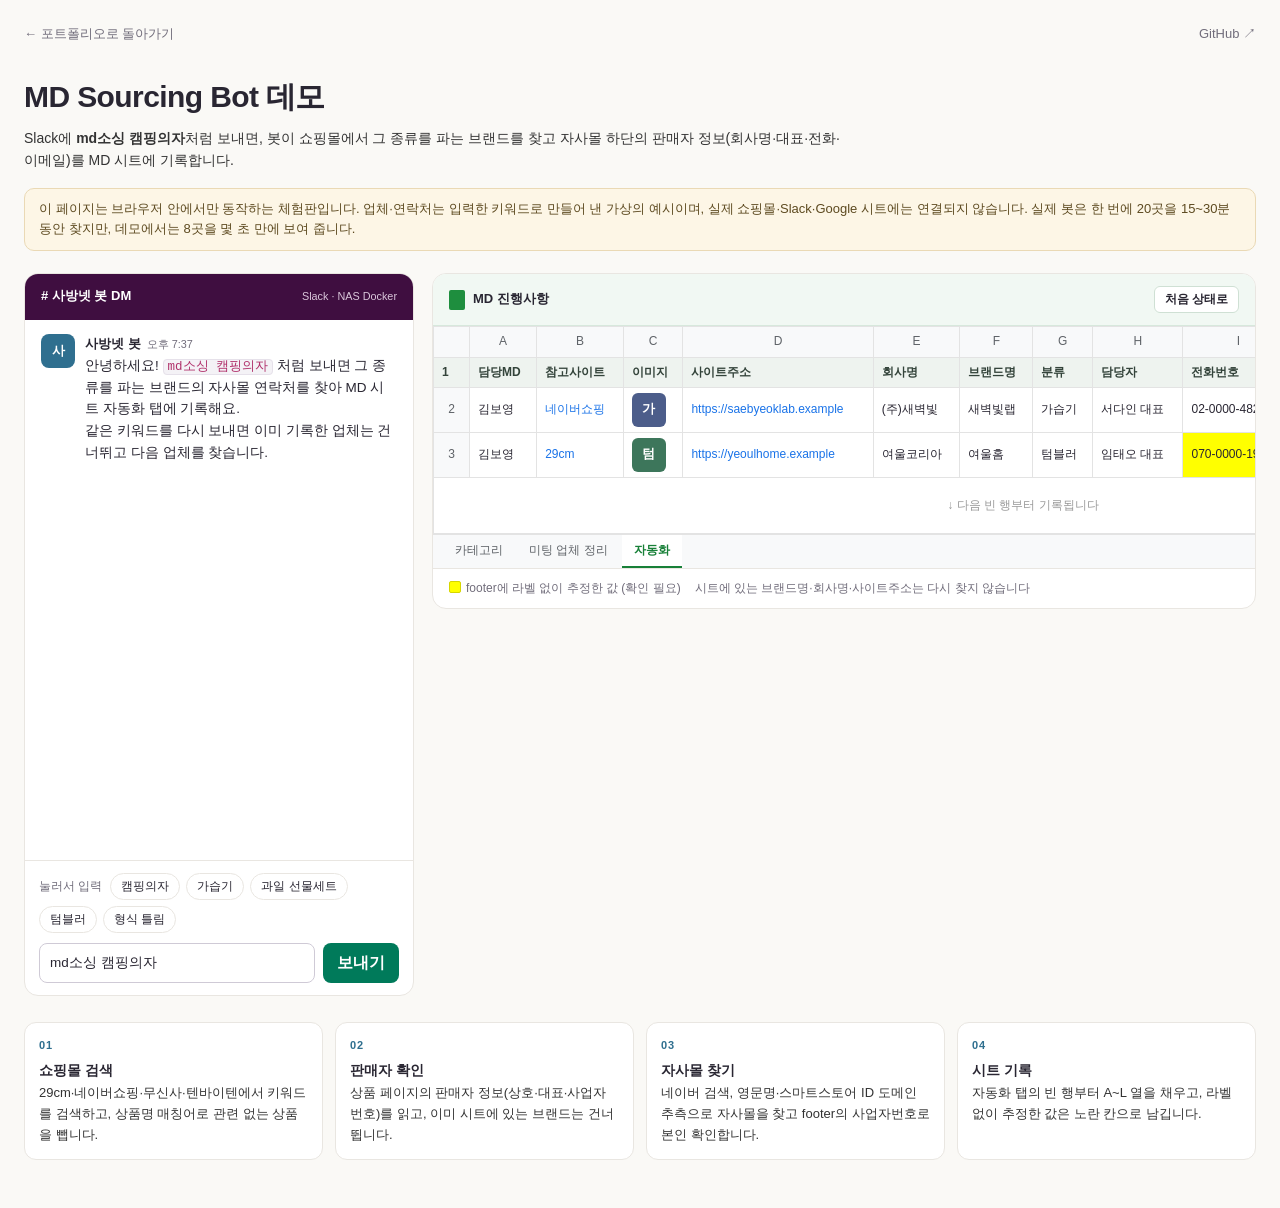
<file: portfolio/md-sourcing-demo/index.html>
<!doctype html>
<html lang="ko">
<head>
<meta charset="utf-8">
<meta name="viewport" content="width=device-width, initial-scale=1, viewport-fit=cover">
<title>MD Sourcing Bot 데모 · Boyoung Kim</title>
<meta name="description" content="Slack 명령 한 줄로 쇼핑몰에서 브랜드를 찾고 자사몰 판매자 정보를 MD 시트에 기록하는 봇을 예시 데이터로 체험해 보는 데모.">
<style>
:root{color-scheme:light;--bg:#faf9f6;--surface:#fff;--ink:#292632;--muted:#716d7b;--line:#e9e6e1;--accent:#7055b9;--yellow:#ffff00;font-family:-apple-system,BlinkMacSystemFont,'Apple SD Gothic Neo','Malgun Gothic',sans-serif}
*{box-sizing:border-box}
body{margin:0;background:var(--bg);color:var(--ink);line-height:1.6;-webkit-font-smoothing:antialiased}
a{color:inherit}
button,input{font:inherit;color:inherit}
:focus-visible{outline:3px solid #9271d7;outline-offset:2px;border-radius:6px}
.wrap{max-width:1280px;margin:0 auto;padding:24px 24px 48px}
.top{display:flex;justify-content:space-between;align-items:center;gap:16px;font-size:13px}
.top a{text-decoration:none;color:var(--muted)}
.top a:hover{color:var(--ink)}
h1{font-size:30px;letter-spacing:-.02em;margin:28px 0 6px}
.sub{margin:0;color:#333;font-size:14px;max-width:820px}
.notice{margin:16px 0 22px;padding:10px 14px;border:1px solid #ead9b5;background:#fdf6e6;border-radius:10px;font-size:13px;color:#5d4a20}
.grid{display:grid;grid-template-columns:minmax(320px,390px) 1fr;gap:18px;align-items:start}
.panel{background:var(--surface);border:1px solid var(--line);border-radius:14px;overflow:hidden;min-width:0}
.panel-head{display:flex;justify-content:space-between;align-items:center;gap:10px;padding:12px 16px;border-bottom:1px solid var(--line);font-size:13px;font-weight:600}
.panel-head small{font-weight:400;color:var(--muted)}
/* Slack */
.slack .panel-head{background:#3f0e40;color:#fff;border-color:#3f0e40}
.slack .panel-head small{color:#d9c6da}
.msgs{height:540px;overflow-y:auto;padding:14px 16px;display:flex;flex-direction:column;gap:14px;font-size:13.5px}
.msg{display:grid;grid-template-columns:34px 1fr;gap:10px}
.av{width:34px;height:34px;border-radius:8px;display:grid;place-items:center;font-size:13px;font-weight:700;color:#fff}
.av.me{background:#7a8a9c}.av.bot{background:#2f6f8f}
.who{font-weight:700;font-size:13px}
.who small{font-weight:400;color:var(--muted);margin-left:6px}
.body{white-space:pre-wrap;word-break:break-word}
.body code{background:#f4f2f6;border:1px solid #e6e1ea;border-radius:4px;padding:0 4px;font-size:12.5px;color:#b0306a}
.body .lnk{color:#1264a3}
.edited{color:var(--muted);font-size:11px;margin-left:4px}
.log{margin-top:6px;padding:8px 10px;background:#f5f8f9;border-left:3px solid #c4d9e2;border-radius:4px;font-size:12px;color:#4f5f66;display:grid;gap:2px}
.log span::before{content:"› ";color:#2f6f8f}
.compose{border-top:1px solid var(--line);padding:12px 14px;display:grid;gap:10px}
.quick{display:flex;flex-wrap:wrap;gap:6px}
.quick button{border:1px solid var(--line);background:#fff;border-radius:999px;padding:3px 10px;font-size:12px;cursor:pointer}
.quick button:hover{border-color:#2f6f8f;color:#2f6f8f}
.quick .label{font-size:12px;color:var(--muted);align-self:center;margin-right:2px}
form{display:flex;gap:8px}
form input{flex:1;min-width:0;border:1px solid #cfcad6;border-radius:8px;padding:8px 10px;font-size:13.5px;background:#fff}
form button{border:0;background:#007a5a;color:#fff;border-radius:8px;padding:0 14px;font-weight:600;cursor:pointer}
form button:disabled{background:#9bbcb0;cursor:default}
/* Sheet */
.sheet .panel-head{background:#f1f8f3;border-color:#d7e8dc}
.sheet .panel-head .file{display:flex;align-items:center;gap:8px}
.sheet .panel-head .file i{width:16px;height:20px;border-radius:2px;background:#1e8e3e;display:inline-block}
.reset{border:1px solid #cfe0d4;background:#fff;border-radius:6px;padding:3px 10px;font-size:12px;cursor:pointer}
.tabs{display:flex;gap:2px;padding:0 10px;background:#f8f9fa;border-top:1px solid #e3e3e3;font-size:12px}
.tabs span{padding:6px 12px;color:#5f6368}
.tabs span.on{background:#fff;color:#188038;font-weight:600;border-bottom:2px solid #188038}
.table-wrap{overflow:auto;max-height:560px}
table{border-collapse:collapse;font-size:12px;min-width:1180px;width:100%}
th,td{border:1px solid #e3e3e3;padding:5px 8px;text-align:left;white-space:nowrap;vertical-align:middle}
thead th{position:sticky;top:0;background:#f8f9fa;color:#5f6368;font-weight:500;text-align:center;z-index:1}
thead tr.names th{top:27px;background:#eef3ef;color:#33433a;font-weight:600;text-align:left}
td.rn,th.rn{background:#f8f9fa;color:#5f6368;text-align:center;width:36px}
td.y{background:var(--yellow)}
td.dim{color:#9a9a9a}
td.url{color:#1a73e8}
tr.fresh td:not(.rn){animation:flash 1.6s ease-out}
@keyframes flash{from{box-shadow:inset 0 0 0 999px #d9f2e1}to{box-shadow:inset 0 0 0 999px transparent}}
.img{width:34px;height:34px;border-radius:6px;display:grid;place-items:center;color:#fff;font-size:13px;font-weight:700}
tr.empty td{color:#9a9a9a;text-align:center;padding:18px}
.legend{display:flex;flex-wrap:wrap;gap:14px;padding:10px 16px;border-top:1px solid var(--line);font-size:12px;color:var(--muted)}
.legend b{display:inline-block;width:12px;height:12px;border-radius:2px;vertical-align:-1px;margin-right:5px;border:1px solid #d6d600;background:var(--yellow)}
.how{margin-top:26px;display:grid;grid-template-columns:repeat(4,1fr);gap:12px;counter-reset:s}
.how div{background:var(--surface);border:1px solid var(--line);border-radius:12px;padding:14px;font-size:13px;color:#333}
.how div::before{counter-increment:s;content:"0" counter(s);display:block;font-size:11px;letter-spacing:.08em;color:#2f6f8f;font-weight:700;margin-bottom:4px}
.how strong{display:block;color:var(--ink);font-size:14px;margin-bottom:2px}
@media (max-width:900px){.grid{grid-template-columns:1fr}.msgs{height:420px}.how{grid-template-columns:1fr 1fr}}
@media (max-width:520px){.wrap{padding:18px 14px 40px}h1{font-size:25px}.how{grid-template-columns:1fr}}
</style>
</head>
<body>
<div class="wrap">
  <div class="top"><a href="../#automation">← 포트폴리오로 돌아가기</a><a href="https://github.com/nekh802" target="_blank" rel="noopener">GitHub ↗</a></div>
  <h1>MD Sourcing Bot 데모</h1>
  <p class="sub">Slack에 <b>md소싱 캠핑의자</b>처럼 보내면, 봇이 쇼핑몰에서 그 종류를 파는 브랜드를 찾고 자사몰 하단의 판매자 정보(회사명·대표·전화·이메일)를 MD 시트에 기록합니다.</p>
  <div class="notice">이 페이지는 브라우저 안에서만 동작하는 체험판입니다. 업체·연락처는 입력한 키워드로 만들어 낸 가상의 예시이며, 실제 쇼핑몰·Slack·Google 시트에는 연결되지 않습니다. 실제 봇은 한 번에 20곳을 15~30분 동안 찾지만, 데모에서는 8곳을 몇 초 만에 보여 줍니다.</div>

  <div class="grid">
    <section class="panel slack" aria-label="Slack 대화">
      <div class="panel-head"><span># 사방넷 봇 DM</span><small>Slack · NAS Docker</small></div>
      <div class="msgs" id="msgs" aria-live="polite"></div>
      <div class="compose">
        <div class="quick" id="quick"><span class="label">눌러서 입력</span></div>
        <form id="form">
          <input id="input" autocomplete="off" aria-label="Slack 메시지" value="md소싱 캠핑의자">
          <button id="send" type="submit">보내기</button>
        </form>
      </div>
    </section>

    <section class="panel sheet" aria-label="Google 시트">
      <div class="panel-head"><span class="file"><i></i>MD 진행사항</span><button class="reset" id="reset" type="button">처음 상태로</button></div>
      <div class="table-wrap">
        <table>
          <thead>
            <tr><th class="rn"></th><th>A</th><th>B</th><th>C</th><th>D</th><th>E</th><th>F</th><th>G</th><th>H</th><th>I</th><th>J</th><th>K</th><th>L</th></tr>
            <tr class="names"><th class="rn">1</th><th>담당MD</th><th>참고사이트</th><th>이미지</th><th>사이트주소</th><th>회사명</th><th>브랜드명</th><th>분류</th><th>담당자</th><th>전화번호</th><th>이메일</th><th>메일링</th><th>진행사항</th></tr>
          </thead>
          <tbody id="rows"></tbody>
        </table>
      </div>
      <div class="tabs" aria-hidden="true"><span>카테고리</span><span>미팅 업체 정리</span><span class="on">자동화</span></div>
      <div class="legend"><span><b></b>footer에 라벨 없이 추정한 값 (확인 필요)</span><span>시트에 있는 브랜드명·회사명·사이트주소는 다시 찾지 않습니다</span></div>
    </section>
  </div>

  <div class="how">
    <div><strong>쇼핑몰 검색</strong>29cm·네이버쇼핑·무신사·텐바이텐에서 키워드를 검색하고, 상품명 매칭어로 관련 없는 상품을 뺍니다.</div>
    <div><strong>판매자 확인</strong>상품 페이지의 판매자 정보(상호·대표·사업자번호)를 읽고, 이미 시트에 있는 브랜드는 건너뜁니다.</div>
    <div><strong>자사몰 찾기</strong>네이버 검색, 영문명·스마트스토어 ID 도메인 추측으로 자사몰을 찾고 footer의 사업자번호로 본인 확인합니다.</div>
    <div><strong>시트 기록</strong>자동화 탭의 빈 행부터 A~L 열을 채우고, 라벨 없이 추정한 값은 노란 칸으로 남깁니다.</div>
  </div>
</div>

<script>
// Mirrors md_sourcing_request.py (command parsing, replies) and md_sheet.append_rows (A~L, yellow cells).
const COUNT = 8; // the real bot uses 20
const USAGE = "사용법: `md소싱 캠핑의자` 처럼 md소싱 뒤에 종류를 써 주세요.";
const WRAP = "\"“”'‘’「」『』";
const COMMAND = /^\s*md\s*소싱\s*[{｛"“”'‘’]?\s*([^{}｛｝"“”'‘’\n]+?)\s*[}｝"“”'‘’]?\s*$/i;

function normalize(text) {
  let t = (text || "").replace(/<@[A-Z0-9]+>/g, "").replace(/[`*_~]/g, "").trim();
  while (t.length >= 2 && WRAP.includes(t[0]) && WRAP.includes(t[t.length - 1])) t = t.slice(1, -1).trim();
  return t.replace(/^(md\s*소싱)\s*[:：]/i, "$1 ");
}
function parseRequest(text) {
  const m = normalize(text).match(COMMAND);
  const kw = m ? m[1].trim() : "";
  return kw && kw.length <= 40 ? kw : null;
}
function looksLikeRequest(text) {
  const t = normalize(text);
  return parseRequest(text) === null && /md/i.test(t) && t.includes("소싱") && t.length <= 80;
}

// ---- Fictional data, generated deterministically from the keyword.
function hash(s) { let h = 2166136261; for (const c of s) { h ^= c.codePointAt(0); h = Math.imul(h, 16777619); } return h >>> 0; }
function rng(seed) { return () => { seed = (seed + 0x6D2B79F5) >>> 0; let t = seed; t = Math.imul(t ^ (t >>> 15), t | 1); t ^= t + Math.imul(t ^ (t >>> 7), t | 61); return ((t ^ (t >>> 14)) >>> 0) / 4294967296; }; }
const BRANDS = [["숲결", "soopgyeol"], ["온새미", "onsaemi"], ["누리담", "nuridam"], ["하루결", "harugyeol"], ["모래빛", "moraebit"], ["가온채", "gaonchae"],
  ["단미상점", "danmi"], ["바람결", "baramgyeol"], ["이음공방", "ieumlab"], ["포근담", "pogeundam"], ["한올랩", "hanollab"], ["여울", "yeoul"], ["새벽빛", "saebyeok"],
  ["라온데이", "raonday"], ["다솜웍스", "dasomworks"], ["노을채", "noeulchae"], ["별담", "byeoldam"], ["미리내", "mirinae"], ["도담", "dodam"], ["마루결", "marugyeol"],
  ["보듬", "bodeum"], ["소복", "sobok"], ["늘품", "neulpum"], ["윤슬", "yunseul"], ["아토리", "atori"], ["채움", "chaeum"], ["담음", "dameum"], ["오롯상점", "orot"]];
const SEED_STEMS = ["새벽빛", "여울"];
const SUFFIX = [["", ""], ["리빙", "living"], ["컴퍼니", "co"], ["스튜디오", "studio"], ["홈", "home"], ["랩", "lab"]];
const PEOPLE = ["김하늘", "이도윤", "박서연", "최민준", "정유나", "강지호", "윤채원", "임태오", "한소율", "오지안", "서다인", "신우진"];
const SOURCES = ["29cm", "네이버쇼핑", "무신사", "텐바이텐"];
const COLORS = ["#2f6f8f", "#3d765b", "#b48343", "#c0603a", "#7055b9", "#8a4f7d", "#5b7f2e", "#4c5d8a"];

function poolFor(kw) {
  const r = rng(hash(kw));
  const pick = (a) => a[Math.floor(r() * a.length)];
  const used = new Set();
  const out = [];
  while (out.length < 12) {
    const [kor, eng] = pick(BRANDS), [sk, se] = pick(SUFFIX);
    // One brand per stem, and never a stem already used by the seeded rows.
    if (used.has(kor) || SEED_STEMS.includes(kor)) continue;
    used.add(kor);
    const brand = kor + sk;
    const host = eng + se;
    const kind = r();                // 70% 자사몰 확인, 20% 일부 추정, 10% 자사몰 없음
    const mall = kind < 0.9;
    const unsure = [];
    if (mall && kind >= 0.7) unsure.push(pick(["회사명", "전화번호", "이메일"]));
    const company = unsure.includes("회사명") ? host.toUpperCase() : pick(["(주)", "", "주식회사 "]) + kor + pick(["", "컴퍼니", "코리아", "앤코"]);
    const tail = String(1000 + Math.floor(r() * 9000));
    out.push({
      source: pick(SOURCES),
      site: mall ? `https://${host}.example` : `https://smartstore.example/${host}`,
      company: mall ? company : "",
      brand,
      person: mall ? pick(PEOPLE) + " 대표" : "",
      phone: mall ? pick(["02-0000-", "070-0000-", "031-000-"]) + tail : "",
      email: mall ? pick(["hello", "cs", "contact", host]) + "@" + host + ".example" : "",
      mall, unsure,
      match: unsure.length ? "브랜드명 (footer 확인)" : "사업자번호 일치",
      color: pick(COLORS)
    });
  }
  return out;
}
// Already in the tab before the demo starts.
const SEED = [
  { md: "김보영", source: "네이버쇼핑", site: "https://saebyeoklab.example", company: "(주)새벽빛", brand: "새벽빛랩", category: "가습기", person: "서다인 대표", phone: "02-0000-4821", email: "cs@saebyeoklab.example", unsure: [], color: "#4c5d8a", mail: "발송", status: "회신 대기" },
  { md: "김보영", source: "29cm", site: "https://yeoulhome.example", company: "여울코리아", brand: "여울홈", category: "텀블러", person: "임태오 대표", phone: "070-0000-1934", email: "hello@yeoulhome.example", unsure: ["전화번호"], color: "#3d765b", mail: "", status: "" }
];

const $ = (id) => document.getElementById(id);
const msgs = $("msgs"), rows = $("rows"), form = $("form"), input = $("input"), send = $("send");
let sheet = [], busy = false;
const wait = (ms) => new Promise((r) => setTimeout(r, ms));
function el(tag, cls, text) { const n = document.createElement(tag); if (cls) n.className = cls; if (text !== undefined) n.textContent = text; return n; }
const time = () => new Date().toLocaleTimeString("ko-KR", { hour: "numeric", minute: "2-digit" });

// Slack mrkdwn subset: `code`, *bold*, <url|label>.
function mrkdwn(node, text) {
  node.replaceChildren();
  for (const part of text.split(/(`[^`]+`|\*[^*\n]+\*|<[^>|]+\|[^>]+>)/)) {
    if (!part) continue;
    if (part[0] === "`") node.append(el("code", "", part.slice(1, -1)));
    else if (part[0] === "*") node.append(el("b", "", part.slice(1, -1)));
    else if (part[0] === "<") node.append(el("span", "lnk", part.slice(part.indexOf("|") + 1, -1)));
    else node.append(part);
  }
}
function post(who, text) {
  const wrap = el("div", "msg");
  wrap.append(el("div", "av " + who, who === "me" ? "나" : "사"));
  const main = el("div");
  const head = el("div", "who", who === "me" ? "나" : "사방넷 봇");
  head.append(el("small", "", time()));
  const body = el("div", "body");
  if (who === "me") body.textContent = text; else mrkdwn(body, text);
  main.append(head, body);
  wrap.append(main);
  msgs.append(wrap);
  msgs.scrollTop = msgs.scrollHeight;
  return { main, body, edit(t) { mrkdwn(body, t); if (!main.querySelector(".edited")) body.after(el("span", "edited", "(편집됨)")); msgs.scrollTop = msgs.scrollHeight; } };
}

function renderSheet(freshFrom = Infinity) {
  rows.replaceChildren();
  sheet.forEach((r, i) => {
    const tr = el("tr", i >= freshFrom ? "fresh" : "");
    tr.append(el("td", "rn", String(i + 2)));
    tr.append(el("td", "", r.md));
    tr.append(el("td", "url", r.source));
    const imgCell = el("td"), img = el("span", "img", r.category.slice(0, 1));
    img.style.background = r.color;
    imgCell.append(img);
    tr.append(imgCell);
    tr.append(el("td", "url", r.site));
    const cells = [["회사명", r.company], ["브랜드명", r.brand], ["분류", r.category], ["담당자", r.person], ["전화번호", r.phone], ["이메일", r.email]];
    for (const [key, v] of cells) tr.append(el("td", v && r.unsure.includes(key) ? "y" : "", v));
    tr.append(el("td", "", r.mail || ""));
    tr.append(el("td", "", r.status || ""));
    rows.append(tr);
  });
  const blank = el("tr", "empty");
  const td = el("td", "", "↓ 다음 빈 행부터 기록됩니다");
  td.colSpan = 13;
  blank.append(td);
  rows.append(blank);
}

async function handle(text) {
  busy = true; send.disabled = true;
  post("me", text);
  await wait(450);
  const kw = parseRequest(text);
  if (!kw) {
    post("bot", looksLikeRequest(text) ? USAGE : "(데모) 이 데모는 md소싱 명령만 처리해요. " + USAGE.replace("사용법: ", ""));
    return done();
  }

  const progress = post("bot", `🔎 *${kw}* 소싱을 시작합니다 — ${COUNT}개, 15~30분 걸려요.`);
  const log = el("div", "log");
  progress.main.append(log);
  const step = async (line, ms = 700) => { log.append(el("span", "", line)); msgs.scrollTop = msgs.scrollHeight; await wait(ms); };

  const known = new Set(sheet.flatMap((r) => [r.brand, r.company, r.site]).filter(Boolean));
  const pool = poolFor(kw);
  const skipped = pool.filter((p) => known.has(p.brand) || known.has(p.site));
  const fresh = pool.filter((p) => !known.has(p.brand) && !known.has(p.site)).slice(0, COUNT);
  const noise = 3 + (hash(kw) % 4);

  await step(`시트 MD 탭에서 중복 제외 목록 ${known.size}건 읽기`);
  await step(`29cm·네이버쇼핑·무신사·텐바이텐에서 "${kw}" 검색 → 상품명에 "${kw}" 없는 상품 ${noise}개 제외`);
  await step(`이미 시트에 있거나 살펴본 브랜드 ${skipped.length}곳 건너뜀`);
  await step("판매자 정보 → 자사몰 탐색 → footer 사업자번호 대조 → 연락처 추출", 400);

  for (let i = 0; i < fresh.length; i++) {
    await wait(380);
    progress.edit(`🔎 *${kw}* 소싱 중 — ${i + 1}/${COUNT} (방금: ${fresh[i].brand})`);
  }
  await wait(300);

  if (!fresh.length) {
    progress.edit(`⚠️ *${kw}* 에서 새로 기록할 업체를 찾지 못했어요 (자사몰 없는 판매자 ${pool.filter((p) => !p.mall).length}곳 제외).`);
    return done();
  }

  const start = sheet.length + 2, from = sheet.length;
  for (const p of fresh) sheet.push({ ...p, md: "", category: kw, mail: "", status: "" });
  const end = sheet.length + 1;
  renderSheet(from);

  const lines = [`✅ *${kw}* ${fresh.length}개를 자동화 탭 ${start}~${end}행에 기록했어요. <#|시트에서 보기>`];
  const noMall = fresh.filter((p) => !p.mall).length;
  if (noMall) lines.push(`• 자사몰 있는 업체 ${fresh.length - noMall}개, 자사몰 없는 업체 ${noMall}개 (사이트주소에 스마트스토어 주소, 연락처는 비어 있을 수 있어요).`);
  if (fresh.length < COUNT) lines.push(`• 검색 결과가 부족해 ${fresh.length}개만 찾았어요.`);
  const yellow = fresh.reduce((n, p) => n + p.unsure.length, 0);
  if (yellow) lines.push(`• 🟨 노란 칸 ${yellow}개는 라벨 없이 추정한 값이라 확인이 필요해요.`);
  progress.edit(lines.join("\n"));
  done();
}
function done() { busy = false; send.disabled = false; input.focus(); }

form.addEventListener("submit", (e) => {
  e.preventDefault();
  const text = input.value.trim();
  if (!text || busy) return;
  input.value = "";
  handle(text);
});
const quick = $("quick");
for (const [label, cmd] of [["캠핑의자", "md소싱 캠핑의자"], ["가습기", "md소싱 가습기"], ["과일 선물세트", "md소싱 과일 선물세트"], ["텀블러", "md소싱 텀블러"], ["형식 틀림", "md 소싱 해줘요 {}"]]) {
  const b = el("button", "", label);
  b.type = "button";
  b.addEventListener("click", () => { input.value = cmd; input.focus(); });
  quick.append(b);
}
function reset() {
  sheet = SEED.map((r) => ({ ...r }));
  renderSheet();
  msgs.replaceChildren();
  post("bot", "안녕하세요! `md소싱 캠핑의자` 처럼 보내면 그 종류를 파는 브랜드의 자사몰 연락처를 찾아 MD 시트 자동화 탭에 기록해요.\n같은 키워드를 다시 보내면 이미 기록한 업체는 건너뛰고 다음 업체를 찾습니다.");
  input.value = "md소싱 캠핑의자";
}
$("reset").addEventListener("click", () => { if (!busy) reset(); });
reset();
</script>
</body>
</html>
</file>
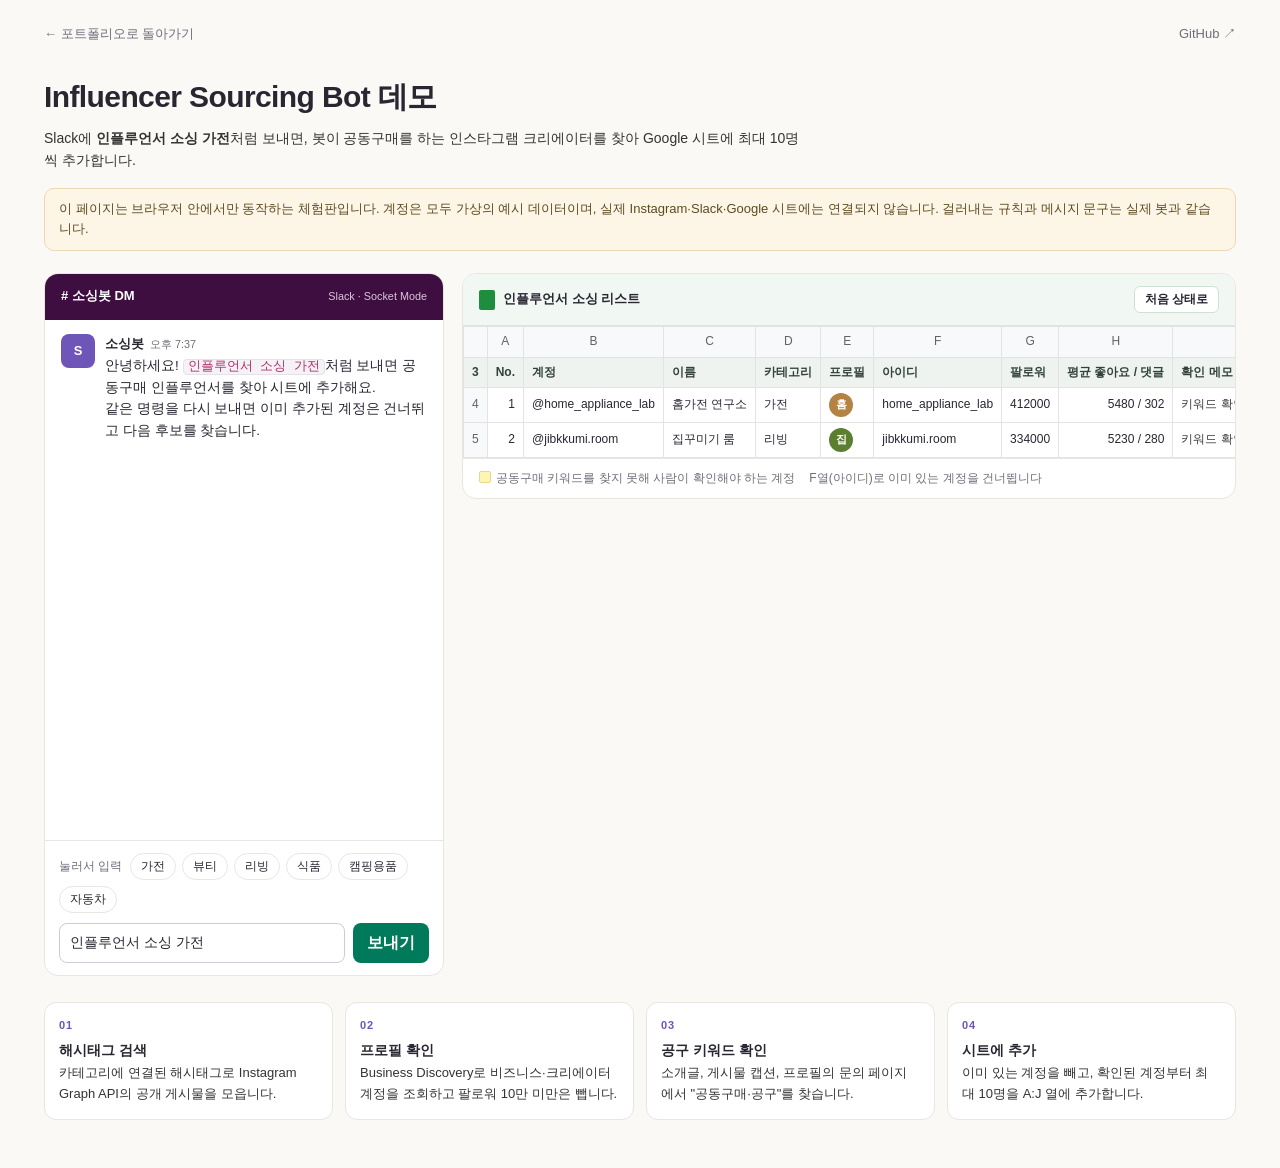
<file: portfolio/sourcing-demo/index.html>
<!doctype html>
<html lang="ko">
<head>
<meta charset="utf-8">
<meta name="viewport" content="width=device-width, initial-scale=1, viewport-fit=cover">
<title>Influencer Sourcing Bot 데모 · Boyoung Kim</title>
<meta name="description" content="Slack 명령 한 줄로 공동구매 인플루언서를 찾아 Google 시트에 정리하는 봇을 예시 데이터로 체험해 보는 데모.">
<style>
:root{color-scheme:light;--bg:#faf9f6;--surface:#fff;--ink:#292632;--muted:#716d7b;--line:#e9e6e1;--accent:#7055b9;--accent-soft:#f0ebf8;--live:#3d765b;--review:#946c2c;--yellow:#fff5b3;font-family:-apple-system,BlinkMacSystemFont,'Apple SD Gothic Neo','Malgun Gothic',sans-serif}
*{box-sizing:border-box}
body{margin:0;background:var(--bg);color:var(--ink);line-height:1.6;-webkit-font-smoothing:antialiased}
a{color:inherit}
button,input{font:inherit;color:inherit}
:focus-visible{outline:3px solid #9271d7;outline-offset:2px;border-radius:6px}
.wrap{max-width:1240px;margin:0 auto;padding:24px 24px 48px}
.top{display:flex;justify-content:space-between;align-items:center;gap:16px;font-size:13px}
.top a{text-decoration:none;color:var(--muted)}
.top a:hover{color:var(--ink)}
h1{font-size:30px;letter-spacing:-.02em;margin:28px 0 6px}
.sub{margin:0;color:#333;font-size:14px;max-width:760px}
.notice{margin:16px 0 22px;padding:10px 14px;border:1px solid #ead9b5;background:#fdf6e6;border-radius:10px;font-size:13px;color:#5d4a20}
.grid{display:grid;grid-template-columns:minmax(320px,400px) 1fr;gap:18px;align-items:start}
.panel{background:var(--surface);border:1px solid var(--line);border-radius:14px;overflow:hidden}
.panel-head{display:flex;justify-content:space-between;align-items:center;gap:10px;padding:12px 16px;border-bottom:1px solid var(--line);font-size:13px;font-weight:600}
.panel-head small{font-weight:400;color:var(--muted)}
/* Slack */
.slack .panel-head{background:#3f0e40;color:#fff;border-color:#3f0e40}
.slack .panel-head small{color:#d9c6da}
.msgs{height:520px;overflow-y:auto;padding:14px 16px;display:flex;flex-direction:column;gap:14px;font-size:13.5px}
.msg{display:grid;grid-template-columns:34px 1fr;gap:10px}
.av{width:34px;height:34px;border-radius:8px;display:grid;place-items:center;font-size:13px;font-weight:700;color:#fff}
.av.me{background:#7a8a9c}.av.bot{background:var(--accent)}
.who{font-weight:700;font-size:13px}
.who small{font-weight:400;color:var(--muted);margin-left:6px}
.body{white-space:pre-wrap;word-break:break-word}
.body code{background:#f4f2f6;border:1px solid #e6e1ea;border-radius:4px;padding:0 4px;font-size:12.5px;color:#b0306a}
.body .acct{color:#1264a3}
.log{margin-top:6px;padding:8px 10px;background:#f7f6f9;border-left:3px solid #d5cde8;border-radius:4px;font-size:12px;color:#5c566a;display:grid;gap:2px}
.log span::before{content:"› ";color:var(--accent)}
.typing{color:var(--muted);font-size:12px;font-style:italic}
.compose{border-top:1px solid var(--line);padding:12px 14px;display:grid;gap:10px}
.quick{display:flex;flex-wrap:wrap;gap:6px}
.quick button{border:1px solid var(--line);background:#fff;border-radius:999px;padding:3px 10px;font-size:12px;cursor:pointer}
.quick button:hover{border-color:var(--accent);color:var(--accent)}
.quick .label{font-size:12px;color:var(--muted);align-self:center;margin-right:2px}
form{display:flex;gap:8px}
form input{flex:1;min-width:0;border:1px solid #cfcad6;border-radius:8px;padding:8px 10px;font-size:13.5px;background:#fff}
form button{border:0;background:#007a5a;color:#fff;border-radius:8px;padding:0 14px;font-weight:600;cursor:pointer}
form button:disabled{background:#9bbcb0;cursor:default}
/* Sheet */
.sheet .panel-head{background:#f1f8f3;border-color:#d7e8dc}
.sheet .panel-head .file{display:flex;align-items:center;gap:8px}
.sheet .panel-head .file i{width:16px;height:20px;border-radius:2px;background:#1e8e3e;display:inline-block}
.reset{border:1px solid #cfe0d4;background:#fff;border-radius:6px;padding:3px 10px;font-size:12px;cursor:pointer}
.table-wrap{overflow:auto;max-height:600px}
table{border-collapse:collapse;font-size:12px;min-width:980px;width:100%}
th,td{border:1px solid #e3e3e3;padding:5px 8px;text-align:left;white-space:nowrap;vertical-align:middle}
thead th{position:sticky;top:0;background:#f8f9fa;color:#5f6368;font-weight:500;text-align:center;z-index:1}
thead tr.cols th{top:0}
thead tr.names th{top:27px;background:#eef3ef;color:#33433a;font-weight:600;text-align:left}
td.rn,th.rn{background:#f8f9fa;color:#5f6368;text-align:center;width:36px;position:sticky;left:0}
td.num{text-align:right;font-variant-numeric:tabular-nums}
td.note{color:#3c3c3c}
td.note a{color:#1a73e8;text-decoration:none}
tr.review td:not(.rn){background:var(--yellow)}
tr.fresh td:not(.rn){animation:flash 1.6s ease-out}
@keyframes flash{from{box-shadow:inset 0 0 0 999px #d9f2e1}to{box-shadow:inset 0 0 0 999px transparent}}
.pic{width:24px;height:24px;border-radius:50%;display:inline-grid;place-items:center;color:#fff;font-size:11px;font-weight:700}
tr.empty td{color:#9a9a9a;text-align:center;padding:18px}
.legend{display:flex;flex-wrap:wrap;gap:14px;padding:10px 16px;border-top:1px solid var(--line);font-size:12px;color:var(--muted)}
.legend b{display:inline-block;width:12px;height:12px;border-radius:2px;vertical-align:-1px;margin-right:5px;border:1px solid #e6d98a;background:var(--yellow)}
.how{margin-top:26px;display:grid;grid-template-columns:repeat(4,1fr);gap:12px;counter-reset:s}
.how div{background:var(--surface);border:1px solid var(--line);border-radius:12px;padding:14px;font-size:13px;color:#333}
.how div::before{counter-increment:s;content:"0" counter(s);display:block;font-size:11px;letter-spacing:.08em;color:var(--accent);font-weight:700;margin-bottom:4px}
.how strong{display:block;color:var(--ink);font-size:14px;margin-bottom:2px}
@media (max-width:900px){.grid{grid-template-columns:1fr}.msgs{height:400px}.how{grid-template-columns:1fr 1fr}}
@media (max-width:520px){.wrap{padding:18px 14px 40px}h1{font-size:25px}.how{grid-template-columns:1fr}}
</style>
</head>
<body>
<div class="wrap">
  <div class="top"><a href="../#automation">← 포트폴리오로 돌아가기</a><a href="https://github.com/nekh802" target="_blank" rel="noopener">GitHub ↗</a></div>
  <h1>Influencer Sourcing Bot 데모</h1>
  <p class="sub">Slack에 <b>인플루언서 소싱 가전</b>처럼 보내면, 봇이 공동구매를 하는 인스타그램 크리에이터를 찾아 Google 시트에 최대 10명씩 추가합니다.</p>
  <div class="notice">이 페이지는 브라우저 안에서만 동작하는 체험판입니다. 계정은 모두 가상의 예시 데이터이며, 실제 Instagram·Slack·Google 시트에는 연결되지 않습니다. 걸러내는 규칙과 메시지 문구는 실제 봇과 같습니다.</div>

  <div class="grid">
    <section class="panel slack" aria-label="Slack 대화">
      <div class="panel-head"><span># 소싱봇 DM</span><small>Slack · Socket Mode</small></div>
      <div class="msgs" id="msgs" aria-live="polite"></div>
      <div class="compose">
        <div class="quick" id="quick"><span class="label">눌러서 입력</span></div>
        <form id="form">
          <input id="input" autocomplete="off" aria-label="Slack 메시지" value="인플루언서 소싱 가전">
          <button id="send" type="submit">보내기</button>
        </form>
      </div>
    </section>

    <section class="panel sheet" aria-label="Google 시트">
      <div class="panel-head"><span class="file"><i></i>인플루언서 소싱 리스트</span><button class="reset" id="reset" type="button">처음 상태로</button></div>
      <div class="table-wrap">
        <table>
          <thead>
            <tr class="cols"><th class="rn"></th><th>A</th><th>B</th><th>C</th><th>D</th><th>E</th><th>F</th><th>G</th><th>H</th><th>I</th><th>J</th></tr>
            <tr class="names"><th class="rn">3</th><th>No.</th><th>계정</th><th>이름</th><th>카테고리</th><th>프로필</th><th>아이디</th><th>팔로워</th><th>평균 좋아요 / 댓글</th><th>확인 메모 · 링크</th><th>추가일</th></tr>
          </thead>
          <tbody id="rows"></tbody>
        </table>
      </div>
      <div class="legend"><span><b></b>공동구매 키워드를 찾지 못해 사람이 확인해야 하는 계정</span><span>F열(아이디)로 이미 있는 계정을 건너뜁니다</span></div>
    </section>
  </div>

  <div class="how">
    <div><strong>해시태그 검색</strong>카테고리에 연결된 해시태그로 Instagram Graph API의 공개 게시물을 모읍니다.</div>
    <div><strong>프로필 확인</strong>Business Discovery로 비즈니스·크리에이터 계정을 조회하고 팔로워 10만 미만은 뺍니다.</div>
    <div><strong>공구 키워드 확인</strong>소개글, 게시물 캡션, 프로필의 문의 페이지에서 "공동구매·공구"를 찾습니다.</div>
    <div><strong>시트에 추가</strong>이미 있는 계정을 빼고, 확인된 계정부터 최대 10명을 A:J 열에 추가합니다.</div>
  </div>
</div>

<script>
// Mirrors influencer_sourcing_bot: command.py, service.py, instagram_graph.discover, sheets._row, slack_app replies.
const MIN_FOLLOWERS = 100000;
const BATCH_SIZE = 10;
const HASHTAGS = {
  "가전": ["가전", "생활가전", "가전추천"],
  "뷰티": ["뷰티", "뷰티스타그램", "뷰티템"],
  "리빙": ["살림", "리빙", "집꾸미기"],
  "식품": ["식품", "먹스타그램", "식품추천"],
  "캠핑용품": ["캠핑용품", "캠핑", "캠핑장비"]
};
// [username, name, followers, keyword sources, avg likes, avg comments, has contact page]
const POOL = {
  "가전": [
    ["sallim.gajeon.note", "살림가전 노트", 248000, "프로필, 게시물", 3120, 184, true],
    ["home_appliance_lab", "홈가전 연구소", 412000, "게시물", 5480, 302, true],
    ["minji.livingtech", "민지의 리빙테크", 183000, "문의페이지", 2210, 97, true],
    ["newlywed.gajeon", "신혼가전 기록", 129000, "프로필", 1740, 120, false],
    ["kitchen.gadget.daily", "주방가전 데일리", 305000, "게시물, 문의페이지", 4020, 211, true],
    ["cleanhouse.review", "깨끗한 집 리뷰", 157000, "", 1980, 88, false],
    ["tech_mom_pick", "테크맘 픽", 221000, "프로필", 2870, 165, true],
    ["airpurifier.story", "공기 이야기", 64000, "프로필", 760, 31, false],
    ["single.home.gear", "1인 가구 살림템", 112000, "", 1320, 64, false],
    ["robotvacuum.diary", "로봇청소기 일기", 138000, "게시물", 1650, 72, true],
    ["smart.kitchen.yuna", "유나의 스마트 주방", 276000, "", 3390, 140, true],
    ["gajeon.unboxing", "가전 언박싱", 97000, "게시물", 1180, 55, false],
    ["coffee.machine.home", "홈카페 머신", 168000, "프로필, 게시물", 2040, 133, true],
    ["season.gajeon", "계절가전 큐레이션", 109000, "문의페이지", 1290, 58, true]
  ],
  "뷰티": [
    ["glowy.skin.note", "글로우 스킨노트", 356000, "프로필", 6120, 340, true],
    ["daily.makeup.jin", "진의 데일리 메이크업", 198000, "게시물", 3410, 220, false],
    ["cushion.lover", "쿠션 러버", 143000, "", 2280, 104, false],
    ["beautydevice.review", "뷰티디바이스 리뷰", 121000, "문의페이지", 1690, 77, true],
    ["skincare.archive", "스킨케어 아카이브", 289000, "프로필, 게시물", 4870, 260, true],
    ["lip.color.diary", "립컬러 다이어리", 76000, "게시물", 1210, 66, false],
    ["olive.young.mom", "뷰티하는 엄마", 167000, "프로필", 2350, 151, true],
    ["perfume.shelf", "향수 선반", 104000, "", 1420, 49, false],
    ["clean.beauty.seoul", "클린뷰티 서울", 231000, "게시물", 3560, 172, true],
    ["hair.tool.test", "헤어기기 테스트", 118000, "", 1530, 61, false],
    ["bodycare.routine", "바디케어 루틴", 152000, "문의페이지", 1980, 90, true]
  ],
  "리빙": [
    ["jibkkumi.room", "집꾸미기 룸", 334000, "프로필", 5230, 280, true],
    ["sallim.yeoreum", "여름의 살림", 187000, "게시물, 문의페이지", 2650, 190, true],
    ["minimal.house.kr", "미니멀 하우스", 241000, "", 3810, 150, false],
    ["storage.queen", "수납의 여왕", 162000, "프로필", 2140, 133, true],
    ["plant.and.home", "식물과 집", 89000, "게시물", 1340, 70, false],
    ["bedding.story", "침구 이야기", 126000, "게시물", 1610, 81, true],
    ["kitchen.tidy.up", "주방 정리", 205000, "", 2760, 118, false],
    ["lighting.mood", "조명 무드", 114000, "문의페이지", 1450, 52, true],
    ["new.home.diary", "새집 다이어리", 173000, "프로필, 게시물", 2390, 164, true]
  ],
  "식품": [
    ["meal.kit.mom", "밀키트맘", 266000, "프로필, 게시물", 3980, 245, true],
    ["dessert.map.seoul", "디저트 지도", 312000, "", 5720, 290, false],
    ["healthy.pantry", "건강한 팬트리", 154000, "문의페이지", 1880, 102, true],
    ["bread.everyday", "매일 빵", 198000, "게시물", 3150, 177, false],
    ["olive.oil.kitchen", "올리브오일 키친", 108000, "프로필", 1290, 63, true],
    ["snack.review.zip", "간식 리뷰집", 72000, "게시물", 1050, 48, false],
    ["home.cafe.drink", "홈카페 음료", 143000, "", 1960, 86, true],
    ["banchan.daily", "오늘의 반찬", 221000, "프로필", 2880, 199, true],
    ["sauce.lab", "소스 연구소", 117000, "", 1340, 54, false],
    ["vitamin.routine", "영양제 루틴", 136000, "게시물, 문의페이지", 1720, 95, true]
  ],
  "캠핑용품": [
    ["camping.weekend", "주말 캠핑", 284000, "게시물", 4120, 230, true],
    ["gear.of.camp", "캠핑 장비함", 167000, "", 2240, 101, false],
    ["family.camp.log", "가족 캠핑 로그", 139000, "프로필", 1870, 126, true],
    ["solo.camping.kim", "솔로 캠핑", 93000, "게시물", 1230, 60, false],
    ["camp.kitchen.tool", "캠핑 키친툴", 112000, "문의페이지", 1490, 71, true],
    ["glamping.note", "글램핑 노트", 204000, "", 2950, 133, false]
  ]
};
// Rows already in the sheet before the demo starts (row 4 onward).
const SEED = [
  { username: "home_appliance_lab", name: "홈가전 연구소", category: "가전", followers: 412000, engagement: "5480 / 302", note: "키워드 확인: 공동구매/공구 (게시물)", review: false, date: "2026-10-20" },
  { username: "jibkkumi.room", name: "집꾸미기 룸", category: "리빙", followers: 334000, engagement: "5230 / 280", note: "키워드 확인: 공동구매/공구 (프로필)", review: false, date: "2026-10-20" }
];
const COLORS = ["#7055b9", "#3d765b", "#b48343", "#c0603a", "#3f6fa8", "#8a4f7d", "#5b7f2e"];

const $ = (id) => document.getElementById(id);
const msgs = $("msgs"), rows = $("rows"), form = $("form"), input = $("input"), send = $("send");
let sheet = [];
let busy = false;

function today() {
  const d = new Date();
  return `${d.getFullYear()}-${String(d.getMonth() + 1).padStart(2, "0")}-${String(d.getDate()).padStart(2, "0")}`;
}
function colorFor(name) {
  let h = 0;
  for (const ch of name) h = (h * 31 + ch.charCodeAt(0)) >>> 0;
  return COLORS[h % COLORS.length];
}
function el(tag, cls, text) {
  const node = document.createElement(tag);
  if (cls) node.className = cls;
  if (text !== undefined) node.textContent = text;
  return node;
}
function time() {
  return new Date().toLocaleTimeString("ko-KR", { hour: "numeric", minute: "2-digit" });
}

function renderSheet(freshFrom = Infinity) {
  rows.replaceChildren();
  if (!sheet.length) {
    const tr = el("tr", "empty");
    const td = el("td", "", "아직 추가된 계정이 없습니다.");
    td.colSpan = 11;
    tr.append(td);
    rows.append(tr);
    return;
  }
  sheet.forEach((r, i) => {
    const tr = el("tr", [r.review ? "review" : "", i >= freshFrom ? "fresh" : ""].join(" ").trim());
    tr.append(el("td", "rn", String(i + 4)));
    tr.append(el("td", "num", String(i + 1)));
    tr.append(el("td", "", "@" + r.username));
    tr.append(el("td", "", r.name));
    tr.append(el("td", "", r.category));
    const picCell = el("td");
    const pic = el("span", "pic", r.name.slice(0, 1));
    pic.style.background = colorFor(r.username);
    picCell.append(pic);
    tr.append(picCell);
    tr.append(el("td", "", r.username));
    tr.append(el("td", "num", String(r.followers)));
    tr.append(el("td", "num", r.engagement));
    const note = el("td", "note");
    note.append(r.note + " | ");
    const link = el("a", "", `instagram.com/${r.username}/`);
    link.href = "#";
    link.title = "데모용 가상 계정입니다";
    link.addEventListener("click", (e) => e.preventDefault());
    note.append(link);
    tr.append(note);
    tr.append(el("td", "", r.date));
    rows.append(tr);
  });
}

function addMessage(who, render) {
  const wrap = el("div", "msg");
  const av = el("div", "av " + (who === "me" ? "me" : "bot"), who === "me" ? "나" : "S");
  const main = el("div");
  const head = el("div", "who", who === "me" ? "나" : "소싱봇");
  head.append(el("small", "", time()));
  const body = el("div", "body");
  render(body);
  main.append(head, body);
  wrap.append(av, main);
  msgs.append(wrap);
  msgs.scrollTop = msgs.scrollHeight;
  return main;
}
function botSays(text) {
  return addMessage("bot", (body) => {
    // Render `code` spans the way Slack does.
    text.split(/(`[^`]+`)/).forEach((part) => {
      if (part.startsWith("`") && part.endsWith("`")) body.append(el("code", "", part.slice(1, -1)));
      else body.append(part);
    });
  });
}
const wait = (ms) => new Promise((r) => setTimeout(r, ms));

// command.py: strip bot mentions, then fullmatch "인플루언서 소싱 <category>".
function parseCommand(text) {
  const cleaned = text.replace(/<@[A-Z0-9]+>/g, "").replace(/^@\S+\s*/, "").trim();
  const m = cleaned.match(/^인플루언서\s+소싱\s+([\w가-힣.-]+)$/u);
  return m ? m[1] : null;
}

async function handle(text) {
  busy = true;
  send.disabled = true;
  addMessage("me", (body) => body.append(text));
  await wait(450);

  const category = parseCommand(text);
  if (!category) {
    botSays("사용법: `인플루언서 소싱 가전`처럼 카테고리를 입력해 주세요.");
    return done();
  }
  const main = botSays(`@${category} 카테고리에서 새 계정을 최대 ${BATCH_SIZE}개 찾고 있습니다.`);
  await wait(500);

  const hashtags = HASHTAGS[category];
  if (!hashtags) {
    botSays(`등록되지 않은 카테고리입니다. 사용 가능: ${Object.keys(HASHTAGS).sort().join(", ")}`);
    return done();
  }

  // Step-by-step log so visitors can see what the real bot does between its two replies.
  const log = el("div", "log");
  main.append(log);
  const step = async (line) => { log.append(el("span", "", line)); msgs.scrollTop = msgs.scrollHeight; await wait(650); };
  const pool = POOL[category];
  await step(`해시태그 ${hashtags.map((h) => "#" + h).join(" ")} 의 최근·인기 게시물 수집`);
  await step(`게시물 작성자 ${pool.length}명의 프로필 조회 (Business Discovery)`);
  const eligible = pool.filter((p) => p[2] >= MIN_FOLLOWERS);
  await step(`팔로워 ${MIN_FOLLOWERS.toLocaleString()}명 미만 ${pool.length - eligible.length}명 제외`);
  await step("소개글 · 게시물 캡션 · 문의 페이지에서 '공동구매', '공구' 확인");

  // discover() sort: keyword hits first, then followers descending.
  const sorted = [...eligible].sort((a, b) => (!a[3] - !b[3]) || b[2] - a[2]);
  const existing = new Set(sheet.map((r) => r.username.toLowerCase()));
  const skipped = sorted.filter((p) => existing.has(p[0].toLowerCase())).length;
  const fresh = sorted.filter((p) => !existing.has(p[0].toLowerCase())).slice(0, BATCH_SIZE);
  await step(`시트 F열에 이미 있는 ${skipped}명 건너뜀 → 새 계정 ${fresh.length}명 추가`);

  if (!fresh.length) {
    botSays("새 후보를 찾지 못했습니다. 검색 결과가 없거나 기존 시트에 이미 등록된 계정입니다.");
    return done();
  }

  const start = sheet.length;
  for (const [username, name, followers, source, likes, comments, contact] of fresh) {
    const links = contact ? " | 문의페이지 링크" : "";
    sheet.push({
      username, name, category, followers,
      engagement: `${likes} / ${comments}`,
      note: (source ? `키워드 확인: 공동구매/공구 (${source})` : "키워드 미확인 · 추가 검토 필요") + " | 최근 게시물 링크" + links,
      review: !source,
      date: today()
    });
  }
  renderSheet(start);

  addMessage("bot", (body) => {
    body.append(`${fresh.length}개를 시트에 추가했습니다.`);
    for (const [username, , followers, source] of fresh) {
      body.append("\n• ");
      body.append(el("span", "acct", "@" + username));
      body.append(` (${followers.toLocaleString("en-US")} followers)` + (source ? ` · 공구 키워드: ${source}` : " · 🟨 키워드 확인 필요"));
    }
  });
  done();
}
function done() {
  busy = false;
  send.disabled = false;
  input.focus();
}

form.addEventListener("submit", (e) => {
  e.preventDefault();
  const text = input.value.trim();
  if (!text || busy) return;
  input.value = "";
  handle(text);
});

const quick = $("quick");
[...Object.keys(HASHTAGS), "자동차"].forEach((cat) => {
  const b = el("button", "", cat);
  b.type = "button";
  b.addEventListener("click", () => { input.value = `인플루언서 소싱 ${cat}`; input.focus(); });
  quick.append(b);
});

function reset() {
  sheet = SEED.map((r) => ({ ...r }));
  renderSheet();
  msgs.replaceChildren();
  botSays("안녕하세요! `인플루언서 소싱 가전`처럼 보내면 공동구매 인플루언서를 찾아 시트에 추가해요.\n같은 명령을 다시 보내면 이미 추가된 계정은 건너뛰고 다음 후보를 찾습니다.");
  input.value = "인플루언서 소싱 가전";
}
$("reset").addEventListener("click", () => { if (!busy) reset(); });
reset();
</script>
</body>
</html>
</file>
<file: portfolio/style.css>
:root{color-scheme:light;--bg:#faf9f6;--surface:#fff;--ink:#292632;--muted:#716d7b;--line:#e9e6e1;--accent:#7055b9;--accent-soft:#f0ebf8;--mark:#b48343;--live:#3d765b;--review:#946c2c;--local:#77717d;font-family:-apple-system,BlinkMacSystemFont,'Apple SD Gothic Neo','Malgun Gothic',sans-serif;scroll-behavior:smooth;scroll-padding-top:32px}*{box-sizing:border-box}body{margin:0;background:var(--bg);color:var(--ink);line-height:1.75;-webkit-font-smoothing:antialiased}a{color:inherit;text-decoration:none}a:focus-visible,summary:focus-visible{outline:3px solid #9271d7;outline-offset:5px;border-radius:4px}.wrap{max-width:1160px;margin:auto;padding:0 40px}h1,h2,h3,p{margin:0}h1,h2,h3{letter-spacing:-.045em;line-height:1.25;text-wrap:balance}.nav{display:flex;align-items:center;justify-content:space-between;padding:29px 0;border-bottom:1px solid var(--line);font-size:13px}.brand{display:flex;align-items:center;font-weight:650;gap:10px}.brand-mark{display:grid;place-items:center;width:33px;height:33px;background:var(--ink);color:white;border-radius:11px;font-size:25px;font-family:Georgia,serif;line-height:1;padding-bottom:5px}.brand-caption{color:var(--muted);font-weight:400;font-size:11px}.nav>div{display:flex;gap:27px}.nav a:hover{color:var(--accent)}.intro{display:grid;grid-template-columns:1.25fr 1fr;gap:30px;align-items:center;min-height:490px;padding:66px 0 58px}.eyebrow{font-size:10px;letter-spacing:.15em;font-weight:650;color:var(--muted);display:flex;align-items:center;gap:8px}.eyebrow>span:not(.count){width:6px;height:6px;border-radius:50%;background:#8f79b9}.intro h1{font-size:clamp(35px,4.4vw,55px);line-height:1.2;font-weight:650;letter-spacing:-.06em;margin:23px 0}.intro h1 em{font-style:normal;color:var(--accent);font-weight:500}.intro p{color:var(--muted);font-size:14px;line-height:1.95;max-width:460px;word-break:keep-all}.primary{display:inline-flex;align-items:center;gap:35px;padding:12px 19px;border-radius:8px;margin-top:26px;background:var(--ink);color:#fff;font-size:12px;font-weight:550}.primary:hover{background:var(--accent)}.primary span{font-size:20px;line-height:1}.hero-art{height:350px;position:relative;isolation:isolate;display:grid;place-items:center}.orbit{position:absolute;width:310px;height:310px;border:1px solid #e3ddec;border-radius:50%;background:radial-gradient(circle,#eee8f4 0,transparent 68%)}.orbit:after{content:'';position:absolute;inset:27px;border:1px dashed #ddd4e9;border-radius:50%}.floating-note{width:230px;padding:25px 26px 22px;background:#f1ebfb;border:1px solid #e6ddf1;border-radius:9px;transform:rotate(-8deg);box-shadow:5px 16px 35px #35274e0c;z-index:1}.floating-note>span{font-size:8px;letter-spacing:.14em;color:#82718f}.floating-note strong{display:block;font-size:25px;line-height:1.65;font-weight:500;margin:21px 0;letter-spacing:-.055em}.note-line{height:1px;background:#d9cee8}.floating-note small{display:block;font-size:8px;color:#8b7b9b;margin-top:13px}.floating-icon{position:absolute;display:grid;place-items:center;z-index:2}.flower{top:27px;right:32px;width:90px;height:90px;background:#e9eecf;border:1px solid #dce3b6;border-radius:24px;transform:rotate(13deg);font-size:70px;color:#737e46;line-height:1;box-shadow:0 14px 24px #403c2210}.code{bottom:23px;left:27px;background:#f8decf;border:1px solid #efd0bf;color:#a96546;width:80px;height:80px;border-radius:20px;transform:rotate(-13deg);font-family:monospace;font-size:27px;box-shadow:0 14px 24px #403c2210}.art-spark{position:absolute;right:28px;bottom:50px;color:#a292bc;font-size:42px}.art-label{position:absolute;bottom:-5px;font-size:8px;letter-spacing:.19em;color:#9b91a3}.facts{display:flex;gap:44px;align-items:center;border-top:1px solid var(--line);border-bottom:1px solid var(--line);padding:24px 0}.facts>span{display:flex;align-items:center;gap:14px;font-size:11px}.facts b{font-size:33px;font-weight:450;letter-spacing:-.05em}.facts small{display:block;color:var(--muted);font-size:10px;margin-top:2px}.facts .stack{display:block;margin-left:auto;font-size:12px}.shelf{padding-top:70px;display:grid;gap:24px}.shelf-head{display:flex;align-items:end;justify-content:space-between;gap:18px;margin-bottom:5px}.shelf-head h2{font-size:26px;margin-top:10px}.shelf-head>span{color:var(--muted);font-size:11px}.count{display:inline-block;vertical-align:top;font-size:11px;letter-spacing:0;color:#9a91a3;margin:1px 0 0 12px}.apps-grid{grid-template-columns:repeat(2,minmax(0,1fr))}.apps-grid .shelf-head{grid-column:1/-1}.project{background:var(--surface);border:1px solid var(--line);border-radius:17px;overflow:hidden;display:grid;grid-template-columns:minmax(0,1fr) 260px;align-items:center;padding:28px;gap:24px}.apps-grid .project{padding:0;display:flex;flex-direction:column;align-items:stretch;gap:0}.p-main{display:flex;flex-direction:column;gap:15px;min-width:0}.apps-grid .p-main{padding:27px;flex:1}.p-top{display:flex;align-items:center;gap:10px;flex-wrap:wrap}.p-top h3{font-size:24px;font-weight:600;margin-right:auto}.repo{display:none}.status{font-size:9px;line-height:1.4;padding:4px 7px;border-radius:5px;white-space:nowrap;background:#f0f5f0;color:var(--live)}.status.review{color:var(--review);background:#faf1e3}.status.local{color:var(--local);background:#f1eff3}.lede{font-size:13px;line-height:1.85;word-break:keep-all;color:#68636e;min-height:48px}.meta{display:flex;flex-wrap:wrap;gap:5px;margin-top:auto}.chip{padding:3px 8px;border:1px solid #ebe8ee;background:#faf9fc;color:#78717f;border-radius:5px;font-size:9px}.period{width:100%;font-size:10px;color:#9b939f;margin-top:3px}.links{display:flex;justify-content:space-between;align-items:center;gap:8px;font-size:11px;padding-top:14px;border-top:1px solid var(--line)}.links a{font-weight:600}.links a:after{content:' ↗';color:var(--accent);margin-left:7px}.links a:hover{color:var(--accent)}.private{font-size:9px;color:#96909c}details{font-size:12px;color:var(--muted)}summary{cursor:pointer;display:flex;align-items:center;justify-content:space-between;list-style:none;font-size:11px;color:#7c7287;padding:3px 0}summary::-webkit-details-marker{display:none}summary span{font-size:17px;font-weight:300}details[open] summary span{transform:rotate(45deg)}details ul{padding-left:17px;line-height:1.85;margin:12px 0 0}details li+li{margin-top:6px}.specimen{--bg:#fff;--line:#e8e1ec;--accent:#8a72b5;--surface:#fff;--ink:#4c415b;--muted:#8a7e96;background:#f5f1fa;border-radius:12px;padding:23px;display:grid;gap:15px;font-size:11px;line-height:1.6;color:var(--muted)}.apps-grid .specimen{order:-1;min-height:230px;border-radius:0;position:relative;padding:35px 70px;align-content:center;border-bottom:1px solid #00000004}.diary .specimen{background:#eae5f4}.book .specimen{background:#f3ebdf;--accent:#ba9360;--mark:#b48b50;--line:#e5d8c6;--ink:#68563c;--muted:#9b886e}.cat .specimen{background:#e9eddf;--mark:#879763;--ink:#5e6b4b;--line:#dce3d1;--muted:#91a27d}.blur .specimen{background:#e5ebf3;--ink:#56677b;--muted:#8a9aae;--line:#d7e0ec}.cap{text-transform:uppercase;letter-spacing:.12em;font-size:9px}.goal{display:flex;justify-content:space-between;color:var(--ink);font-size:11px}.weeks{display:grid;grid-template-columns:repeat(12,1fr);gap:5px}.weeks i{height:17px;border-radius:4px;background:#ffffff90}.weeks .on{background:var(--accent)}.dog{display:flex;align-items:center;gap:12px}.dog-face{font-size:35px;line-height:1}.gauge{height:7px;background:var(--line);border-radius:9px}.gauge b{display:block;width:70%;height:100%;background:var(--mark);border-radius:9px}.shelf-list{display:grid;gap:7px;padding:10px 14px;background:#fffc;border:1px solid #ffffff90;border-radius:9px;box-shadow:0 10px 20px #644c2f08}.shelf-list>div{display:flex;justify-content:space-between;font-size:10px;color:var(--ink)}.stars{color:var(--mark);white-space:nowrap}.note{width:100%;transform:rotate(-3deg);padding:16px 23px;border-radius:3px 3px 15px 3px;background:#fffef6;display:grid;gap:7px;box-shadow:4px 9px 16px #4653320c;color:var(--ink)}.note strong{font-size:13px}.ck{display:flex;align-items:center;gap:9px;font-size:10px}.box{width:10px;height:10px;border:1px solid #aab596;border-radius:2px}.box.done{background:var(--mark);border-color:var(--mark)}.note s{color:var(--muted)}.receipt{background:#ffffffd9;padding:13px 18px;border-radius:8px;border:1px solid #fff;box-shadow:0 10px 25px #4859700c;display:grid;grid-template-columns:1fr 1fr;gap:9px;font-size:9px}.receipt strong{grid-column:1/-1;font-size:12px;color:var(--ink)}.receipt .k{font-size:8px;color:var(--muted)}.blurred{filter:blur(3.5px);user-select:none}.receipt>div:nth-last-child(2){grid-column:1/-1}.specimen svg{display:block;width:100%;height:auto}.legend{display:flex;gap:14px;font-size:9px}.legend span:before{content:'';display:inline-block;width:12px;height:2px;background:var(--c);vertical-align:middle;margin-right:4px}.sig{display:grid;grid-template-columns:auto 1fr auto;gap:5px;font-size:10px;align-items:center}.bar{height:5px;background:var(--line);border-radius:9px;position:relative;overflow:hidden}.bar b{position:absolute;inset:0 auto 0 0;background:var(--c)}.pill{color:var(--c);font-size:8px}.steps{list-style:none;counter-reset:steps;display:grid;gap:12px;padding:0;margin:0}.steps li{counter-increment:steps;display:flex;gap:10px;font-size:11px;align-items:center}.steps li:before{content:counter(steps);border:1px solid #d9cee8;border-radius:50%;width:22px;height:22px;display:grid;place-items:center;font-size:9px;color:var(--accent)}footer{margin-top:75px;padding:38px 0;display:flex;align-items:center;justify-content:space-between;border-top:1px solid var(--line);font-size:12px;color:var(--muted)}.footer-name{font-size:21px;letter-spacing:-.04em;color:var(--ink)}.footer-name small{display:block;font-size:11px;letter-spacing:0;color:var(--muted);margin-top:8px}.skip{position:absolute;left:20px;top:-60px;background:white;padding:10px;z-index:20}.skip:focus{top:10px}@media(prefers-reduced-motion:no-preference){.project{transition:box-shadow .2s,transform .2s}.project:hover{box-shadow:0 14px 34px #30243708;transform:translateY(-3px)}a{transition:color .2s,background .2s}}@media(max-width:900px){.brand-caption{display:none}.apps-grid .specimen{padding:30px 35px}.project{grid-template-columns:minmax(0,1fr) 210px}.hero-art{transform:scale(.85)}.facts{gap:25px}.facts .stack{font-size:10px}.p-top h3{font-size:21px}.status{font-size:8px}.shelf-head>span{font-size:10px}}@media(max-width:640px){.wrap{padding:0 22px}.nav{padding:20px 0;font-size:11px}.nav>div{gap:17px}.brand{font-size:12px}.brand-mark{width:28px;height:28px;font-size:22px}.intro{grid-template-columns:1fr;padding:45px 0 30px;gap:10px}.intro h1{font-size:39px}.intro p{font-size:13px}.hero-art{height:270px;transform:scale(.85);margin-top:-5px}.art-label{bottom:-12px}.floating-note{width:220px;padding:18px 24px}.floating-note strong{font-size:23px;margin:15px 0}.flower{top:10px;right:17px}.code{left:13px;bottom:0}.orbit{width:270px;height:270px}.facts{flex-wrap:wrap;gap:20px;justify-content:space-between;padding:20px 0}.facts b{font-size:28px}.facts>span{gap:10px;font-size:10px}.facts .stack{margin:0;width:100%;border-top:1px solid var(--line);padding-top:14px}.facts .stack small{display:inline;margin-left:7px;font-size:9px}.shelf{padding-top:45px;gap:18px}.apps-grid{grid-template-columns:1fr}.shelf-head{align-items:start}.shelf-head h2{font-size:23px}.shelf-head>span{display:none}.shelf-head .eyebrow{font-size:8px}.apps-grid .specimen{padding:30px 50px;min-height:210px}.apps-grid .p-main{padding:23px}.project{grid-template-columns:1fr;padding:23px}.project:not(.apps-grid .project) .specimen{order:-1}.p-top h3{font-size:22px}.p-top{gap:7px}.status{font-size:9px}.lede{font-size:13px}.footer-name{font-size:18px}footer{margin-top:50px;padding:28px 0;font-size:10px;gap:20px}}@media(prefers-reduced-motion:reduce){:root{scroll-behavior:auto}}

.project-description{font-size:12px;color:var(--muted)}
.project-description ul{padding-left:17px;line-height:1.85;margin:0}
.project-description li+li{margin-top:6px}

/* Text-first introduction and high-contrast body copy. */
.intro{grid-template-columns:1fr;min-height:0;padding:64px 0 48px}
.intro p{max-width:680px;color:#111}
.lede,.project-description,.p-main li{color:#111}
.chip,.period,.private,.links .private{color:#222}
.facts small,.facts .stack,.shelf-head>span,.eyebrow,.brand-caption,footer,.footer-name small{color:#333}
@media(max-width:640px){.intro{padding:42px 0 34px}}
/* Clear hierarchy: compact descriptions, larger headings and controls. */
.intro p,.lede{font-size:12px}
.project-description{font-size:12px}
.nav{font-size:15px}.brand{font-size:16px}.brand-caption{font-size:13px}
.eyebrow{font-size:12px}.shelf-head h2{font-size:30px}.count{font-size:14px}
.p-top h3{font-size:28px}.shelf-head>span{font-size:14px}
.primary{font-size:16px;padding:14px 22px;gap:30px}
.links{font-size:15px}.links a{display:inline-flex;align-items:center;min-height:44px}
.chip{font-size:12px;padding:5px 9px}.period{font-size:12px}
.status{font-size:12px;padding:5px 9px}.private,.links .private{font-size:12px}
.facts>span{font-size:14px}.facts b{font-size:38px}.facts small{font-size:12px}
.facts .stack{font-size:14px}.footer-name small,footer{font-size:14px}
.cap{font-size:11px}.goal{font-size:13px}.specimen{font-size:13px}
.shelf-list>div,.ck,.steps li{font-size:12px}.note strong,.receipt strong{font-size:14px}
.receipt{font-size:11px}.receipt .k{font-size:10px}.legend,.sig{font-size:12px}.pill{font-size:10px}
@media(max-width:640px){
.nav{font-size:13px}.nav>div{gap:14px}.brand{font-size:14px}
.shelf-head h2{font-size:27px}.shelf-head .eyebrow{font-size:11px}
.p-top h3{font-size:25px}.status{font-size:11px}
.facts>span{font-size:12px}.facts b{font-size:33px}.facts .stack{font-size:13px}
.links{font-size:14px;flex-wrap:wrap}.private,.links .private{font-size:11px}
}
.mailroom-specimen{background:#e6eee8;--line:#d5e1d8;--ink:#344b3d;--muted:#64776b;--accent:#4d8062}
.mailroom-specimen .shelf-list{background:#ffffffc9;border-color:#d5e1d8;box-shadow:none}
.mailroom-specimen .shelf-list>div{display:flex;justify-content:space-between;gap:10px}
.mailroom-specimen .mail-count,.mailroom-specimen .mail-safe{color:#3d765b;white-space:nowrap}
.pokecard-specimen{background:#fff6d1;--line:#f0dc8c;--ink:#2a2416;--muted:#7a6a3a;--accent:#b8860b}
.pokecard-specimen .shelf-list{background:#ffffffd9;border-color:#f0dc8c;box-shadow:none}
.pokecard-specimen .shelf-list>div{display:flex;justify-content:space-between;gap:10px}
.pokecard-specimen .card-grade{color:#9a6b00;font-weight:600;white-space:nowrap}
.pokecard-specimen .card-step{color:#3d765b;white-space:nowrap}
.sourcing-specimen{background:#ece8f4;--line:#dcd5ea;--ink:#3f3757;--muted:#716a86;--accent:#6b5aa6}
.sourcing-specimen .shelf-list{background:#ffffffc9;border-color:#dcd5ea;box-shadow:none}
.sourcing-specimen .shelf-list>div{display:flex;justify-content:space-between;gap:10px}
.sourcing-specimen .shelf-list>div.review{background:#fff5b3}
.sourcing-specimen .src-hit{color:#5a4a96;white-space:nowrap}
.sourcing-specimen .src-review{color:#8a6d1f;white-space:nowrap}
.md-specimen{background:#f4ece2;--line:#e8d9c6;--ink:#4a3826;--muted:#806b57;--accent:#a3652b}
.md-specimen .shelf-list{background:#ffffffc9;border-color:#e8d9c6;box-shadow:none}
.md-specimen .shelf-list>div{display:flex;justify-content:space-between;gap:10px}
.md-specimen .shelf-list>div.review{background:#fff5b3}
.md-specimen .md-hit{color:#8a5221;white-space:nowrap}
.md-specimen .md-review{color:#8a6d1f;white-space:nowrap}
.builders-specimen{background:#e4e9f6;--line:#d3dbef;--ink:#2f3b5c;--muted:#66729a;--accent:#4a5fc1}
.builders-specimen .shelf-list>div{gap:10px}
.builders-specimen .ba-due{color:#b4533a;white-space:nowrap}
.builders-specimen .ba-team{color:#4a5fc1;white-space:nowrap}
</file>
